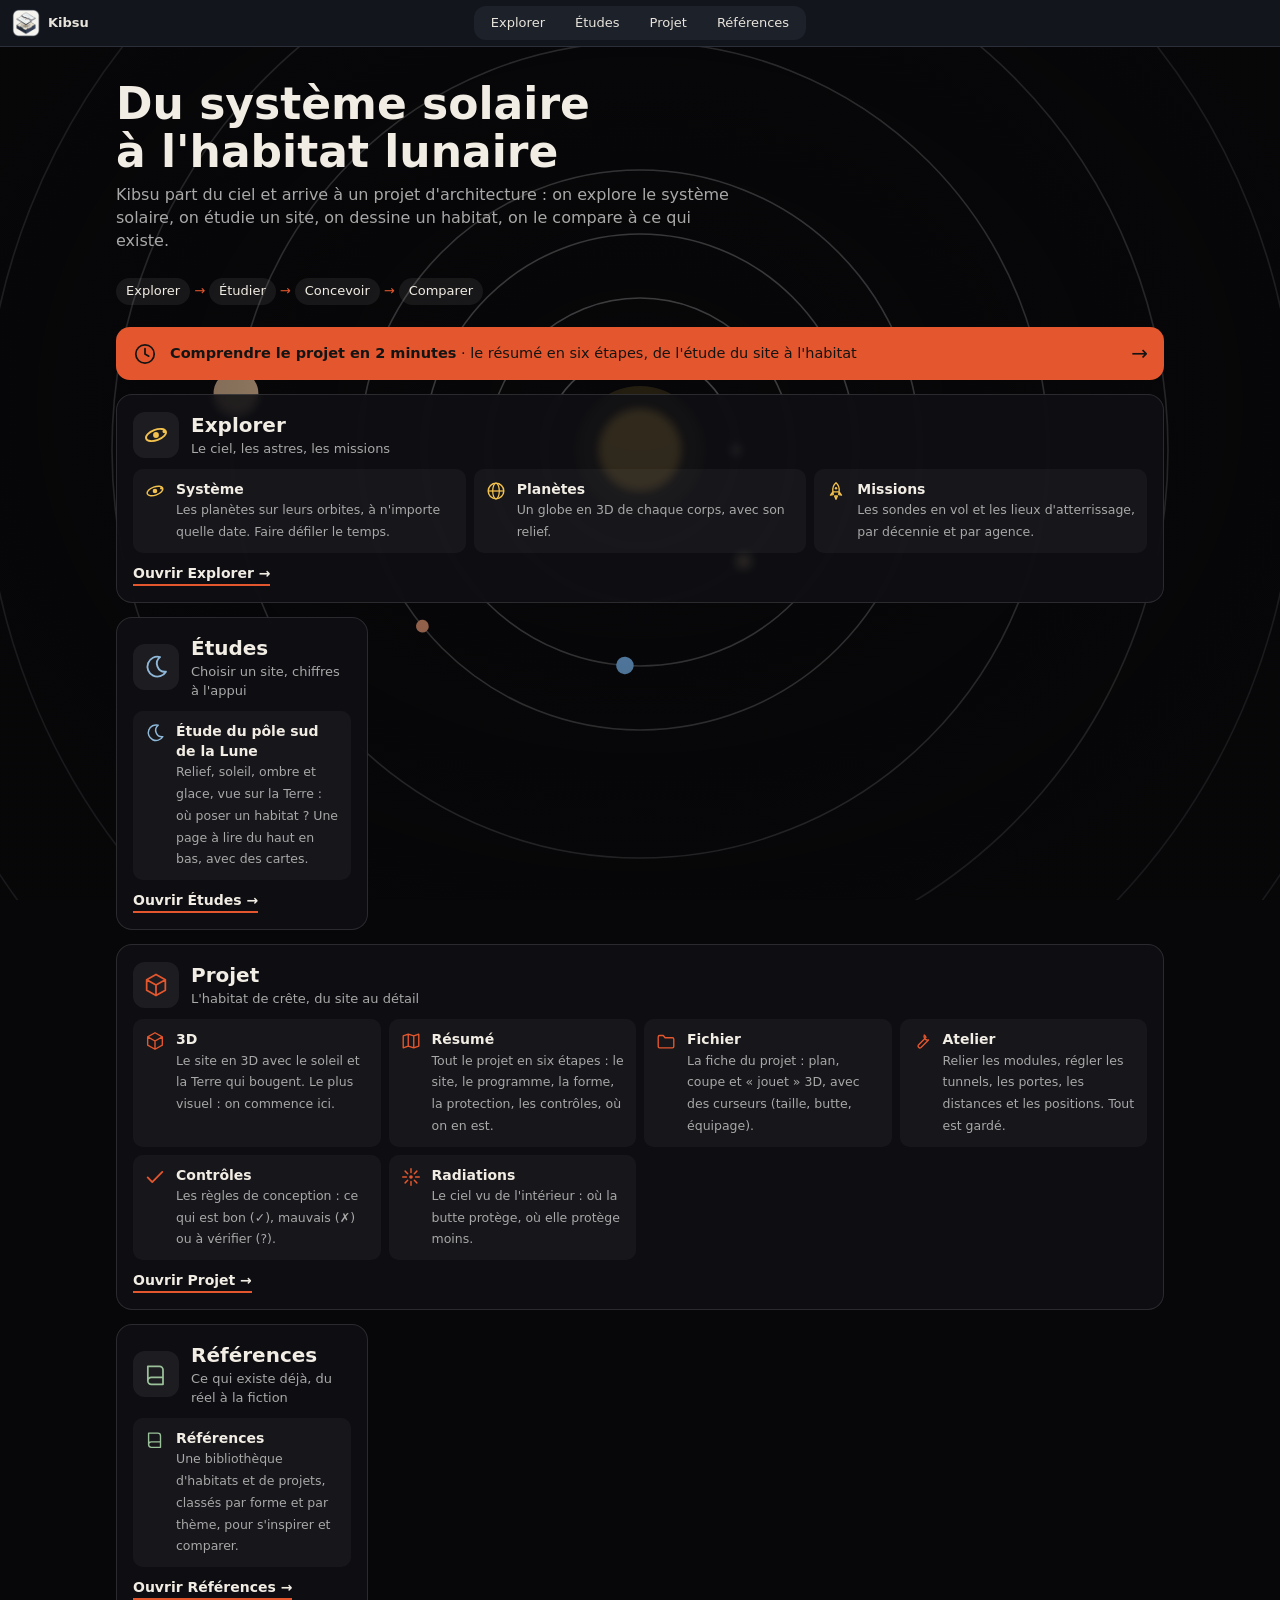
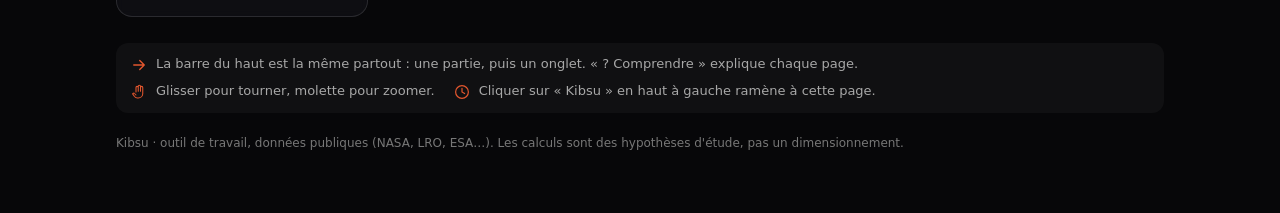
<file: index.html>
<!doctype html>
<html lang="fr" data-theme="clair">
<head>
<meta charset="utf-8">
<meta name="viewport" content="width=device-width, initial-scale=1">
<title>Kibsu · atlas du système solaire</title><!-- « Kibsu » : nom PROVISOIRE (refonte/NOM.md), à changer à un seul endroit : ici et dans le <b> du bandeau -->
<script>try{var t=(/[?&]theme=(sombre|clair)/.exec(location.search)||[])[1]||localStorage.getItem("atlas-theme");if(t==="sombre"||t==="clair")document.documentElement.dataset.theme=t}catch(e){}</script>
<script>try{if(window.self===window.top&&!location.search&&!location.hash&&!sessionStorage.getItem("kibsu-accueil-vu"))location.replace("accueil/")}catch(e){}</script>
<link rel="icon" type="image/png" href="logo-d.png">
<link rel="preconnect" href="https://cdn.jsdelivr.net" crossorigin>
<link rel="preconnect" href="https://fonts.googleapis.com">
<link rel="preconnect" href="https://fonts.gstatic.com" crossorigin>
<!-- CesiumJS (et ses widgets.css) : chargé par app.js à la première ouverture d'un globe -->
<!-- Polices : chargées sans bloquer (sinon toute la page attend Google, jusqu'à 1 s et plus) ; display=swap fait le reste -->
<link href="https://fonts.googleapis.com/css2?family=Inter:wght@400;500;600&family=Atkinson+Hyperlegible+Mono:wght@500;700&display=swap" rel="stylesheet" media="print" onload="this.media='all'">
<noscript><link href="https://fonts.googleapis.com/css2?family=Inter:wght@400;500;600&family=Atkinson+Hyperlegible+Mono:wght@500;700&display=swap" rel="stylesheet"></noscript>
<link href="tokens.css" rel="stylesheet">
<link href="style.css" rel="stylesheet">
<link href="projets.css" rel="stylesheet">
<script type="importmap">
{ "imports": { "three": "https://cdn.jsdelivr.net/npm/three@0.160.0/build/three.module.js",
               "three/addons/": "https://cdn.jsdelivr.net/npm/three@0.160.0/examples/jsm/" } }
</script>
<script src="nav.js" defer data-fixe data-theme></script>
</head>
<body>
<header></header>

<main>
  <!-- Vue 1 : système solaire -->
  <section id="vue-systeme" class="vue actif">
    <div id="scene"></div>
    <div id="etiquettes"></div>
    <aside class="panneau" id="panneau-systeme">
      <h2>Date</h2>
      <div class="date" id="date-affichee">—</div>
      <input type="range" id="curseur-date" min="0" max="1" step="1">
      <div class="ligne">
        <button id="lecture">▶ Lecture</button>
        <select id="vitesse"><option value="10">10 j/s</option><option value="60" selected>2 mois/s</option><option value="365">1 an/s</option></select>
        <button id="aujourdhui">Aujourd'hui</button>
      </div>
      <h2>Échelle des distances</h2>
      <div class="ligne"><button data-echelle="racine" class="actif">Comprimée</button><button data-echelle="lineaire">Réelle</button></div>
      <h2>Sondes en vol à cette date</h2>
      <div id="sondes-actives" class="liste"></div>
      <p class="aide">Glisser : tourner · molette : zoomer · clic sur une planète : l'ouvrir en globe 3D.</p>
    </aside>
    <div class="fiche-mission" id="fiche-systeme" hidden></div>
  </section>

  <!-- Vue 2 : globes -->
  <section id="vue-globe" class="vue">
    <div id="globe"></div>
    <aside class="panneau" id="panneau-globe">
      <h2>Corps</h2>
      <div class="boutons" id="choix-corps"></div>
      <h2>Fond</h2>
      <div class="boutons" id="choix-couche"></div>
      <h2>Relief</h2>
      <label class="ligne">Exagération <input type="range" id="exageration" min="1" max="30" step="1" value="1"> <span id="exa-valeur">×1</span></label>
      <div class="note-petite" id="note-relief"></div>
      <h2>Missions posées</h2>
      <label class="ligne"><input type="checkbox" id="sites-on" checked> afficher les sites et les trajets</label>
      <label class="ligne">Jusqu'en <input type="range" id="sites-annee" min="1959" max="2030" step="1" value="2030"> <span id="sites-annee-valeur">tout</span></label>
      <div id="sites-corps" class="liste"></div>
      <div class="note-petite">Plein : posé · creux : écrasé · grand cercle : zone visée · jaune : trajet du rover.
        Clic : la mission, le lieu, et les données à cet endroit.</div>
      <h2>Couverture détaillée</h2>
      <div id="couverture"></div>
      <h2>Calques chargés</h2>
      <div id="calques-charges"></div>
      <h2>Lieux</h2>
      <div class="boutons" id="choix-lieu"></div>
      <div id="fiche-corps" class="fiche"></div>
    </aside>
    <div class="fiche-mission" id="fiche-zone" hidden></div>
    <div id="coord"></div>
  </section>

  <!-- Vue 3 : missions -->
  <section id="vue-missions" class="vue">
    <div class="missions-entete">
      <div class="filtres" id="filtres-agence"></div>
      <div class="filtres" id="filtres-statut"></div>
    </div>
    <div id="frise"></div>
    <div class="missions-bas">
      <div><h2>Missions par décennie et par agence</h2><div id="histogramme"></div></div>
      <div><h2>Premières technologiques</h2><div id="premieres" class="liste"></div></div>
    </div>
    <div class="fiche-mission" id="fiche-mission" hidden></div>
  </section>
  <!-- Vue 4 : projets (plan, coupe, 3D, simulations) -->
  <section id="vue-projets" class="vue"></section>
</main>
<script type="module" src="app.js"></script>
</body>
</html>
</file>
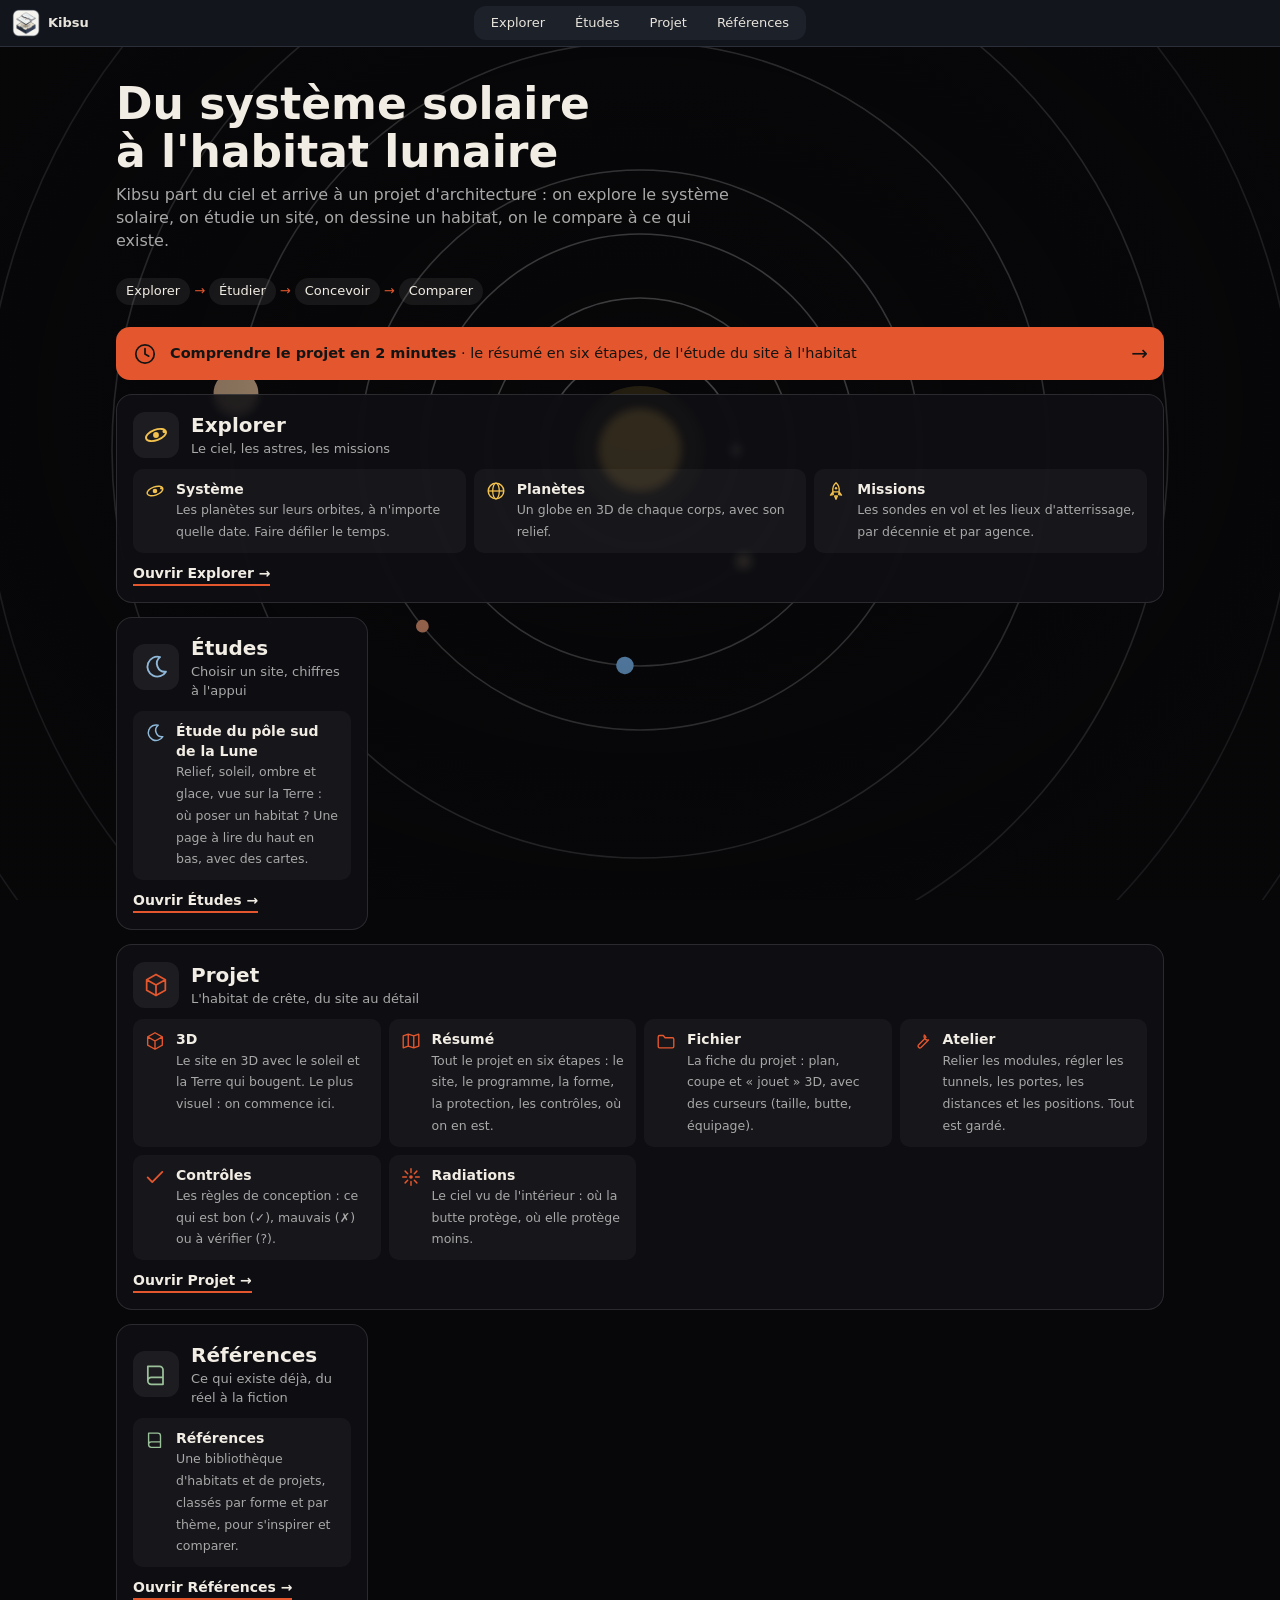
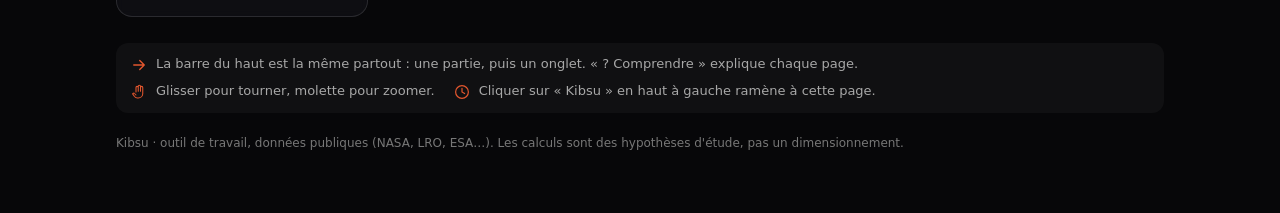
<file: accueil/index.html>
<!doctype html>
<html lang="fr">
<head>
<meta charset="utf-8">
<meta name="viewport" content="width=device-width, initial-scale=1">
<title>Kibsu · accueil</title>
<link rel="icon" type="image/png" href="../logo-d.png">
<script src="../nav.js" defer data-fixe data-ton="sombre"></script>
<style>
  :root { --nuit:#070709; --craie:#f2ede4; --gris:#a8a8a8; --vif:#e4572e; --sans:Inter,"Segoe UI",system-ui,sans-serif; }
  * { box-sizing: border-box; }
  html, body { margin: 0; background: var(--nuit); color: var(--craie); font: 15px/1.45 var(--sans); }
  /* fond : le système solaire (orbites vues de dessus, qui tournent lentement) */
  .ciel { position: fixed; inset: 0; z-index: 0; overflow: hidden; }
  .ciel svg { position: absolute; left: 50%; top: 50%; width: max(150vw, 1300px); height: max(150vw, 1300px); transform: translate(-50%, -50%); opacity: 1; }
  .orb { fill: none; stroke: #ffffff40; stroke-width: 1; }
  .tour { transform-origin: 0 0; animation: tourne linear infinite; }
  @keyframes tourne { to { transform: rotate(360deg); } }
  @media (prefers-reduced-motion: reduce) { .tour { animation: none; } }
  .ciel::after { content: ""; position: absolute; inset: 0; background: radial-gradient(ellipse at 50% 45%, #07070900 0, #070709b0 80%); }
  main { position: relative; z-index: 1; max-width: 1080px; margin: 0 auto; padding: 80px 16px 60px; }
  /* en-tête */
  .haut { display: flex; align-items: center; gap: 10px; margin-bottom: 8px; }
  .haut img { width: 34px; height: 34px; border-radius: 8px; }
  .haut b { font-size: 22px; letter-spacing: .5px; }
  h1 { font-size: clamp(26px, 5vw, 44px); line-height: 1.1; margin: 0 0 6px; font-weight: 700; }
  .sous { color: var(--gris); max-width: 620px; margin: 0 0 26px; font-size: 16px; }
  /* le fil : explorer → étudier → concevoir → comparer */
  .fil { display: flex; flex-wrap: wrap; gap: 6px 4px; align-items: center; margin: 0 0 22px; font-size: 13px; color: var(--gris); }
  .fil span { background: #ffffff12; border-radius: 999px; padding: 4px 10px; color: var(--craie); }
  .fil i { font-style: normal; color: var(--vif); }
  .deux-min { display: flex; align-items: center; gap: 12px; margin: 0 0 14px; padding: 12px 16px; border-radius: 14px; background: #e4572e; color: #141414; text-decoration: none; font-size: 14.5px; }
  .deux-min svg { width: 26px; height: 26px; flex: none; } .deux-min span { flex: 1; } .deux-min i { font-style: normal; font-size: 20px; }
  .deux-min:hover { background: #f06a42; }
  /* les 4 grandes parties */
  .parties { display: grid; grid-template-columns: repeat(auto-fit, minmax(250px, 1fr)); gap: 14px; }
  .partie { background: #101014d9; border: 1px solid #ffffff1f; border-radius: 16px; padding: 16px; backdrop-filter: blur(4px); display: flex; flex-direction: column; gap: 10px; }
  .partie header { display: flex; align-items: center; gap: 12px; }
  .pico { width: 46px; height: 46px; border-radius: 12px; background: #ffffff10; display: grid; place-items: center; flex: none; color: var(--c, var(--craie)); }
  .pico svg { width: 28px; height: 28px; }
  .partie h2 { margin: 0; font-size: 20px; } .partie header p { margin: 0; color: var(--gris); font-size: 13px; }
  .partie.grande { grid-column: 1 / -1; }
  .onglets { display: grid; grid-template-columns: repeat(auto-fit, minmax(200px, 1fr)); gap: 8px; }
  .onglet { display: flex; gap: 10px; align-items: flex-start; padding: 9px 10px; border-radius: 10px; background: #ffffff0a; color: inherit; text-decoration: none; border: 1px solid transparent; }
  .onglet:hover, .onglet:focus-visible { border-color: var(--vif); background: #ffffff14; outline: none; }
  .onglet svg { width: 22px; height: 22px; flex: none; margin-top: 1px; color: var(--c, var(--craie)); }
  .onglet b { display: block; font-size: 14px; } .onglet span { color: var(--gris); font-size: 12.5px; }
  .aller { align-self: flex-start; margin-top: auto; color: var(--craie); text-decoration: none; font-weight: 600; font-size: 14px; border-bottom: 2px solid var(--vif); padding-bottom: 1px; }
  .aller:hover { color: var(--vif); }
  /* mode d'emploi */
  .astuces { display: flex; flex-wrap: wrap; gap: 8px 18px; margin: 26px 0 0; padding: 12px 14px; border-radius: 12px; background: #ffffff0a; font-size: 13px; color: var(--gris); }
  .astuces div { display: flex; gap: 8px; align-items: center; } .astuces svg { width: 18px; height: 18px; color: var(--vif); flex: none; }
  footer { margin-top: 22px; color: #777; font-size: 12px; }
</style>
</head>
<body>
<div class="ciel" aria-hidden="true"><svg viewBox="-600 -600 1200 1200" id="sys"></svg></div>

<main>
  <h1>Du système solaire<br>à l'habitat lunaire</h1>
  <p class="sous">Kibsu part du ciel et arrive à un projet d'architecture : on explore le système solaire, on étudie un site, on dessine un habitat, on le compare à ce qui existe.</p>

  <div class="fil" aria-label="Le fil du site"><span>Explorer</span><i>→</i><span>Étudier</span><i>→</i><span>Concevoir</span><i>→</i><span>Comparer</span></div>

  <a class="deux-min" href="../projets/resume.html"><svg viewBox="0 0 24 24" aria-hidden="true"><circle cx="12" cy="12" r="8.5" fill="none" stroke="currentColor" stroke-width="1.6"/><path d="M12 7v5l3.5 2" fill="none" stroke="currentColor" stroke-width="1.6" stroke-linecap="round"/></svg><span><b>Comprendre le projet en 2 minutes</b> · le résumé en six étapes, de l'étude du site à l'habitat</span><i>→</i></a>

  <div class="parties" id="parties"></div>

  <div class="astuces">
    <div id="a1"></div><div id="a2"></div><div id="a3"></div>
  </div>
  <footer>Kibsu · outil de travail, données publiques (NASA, LRO, ESA…). Les calculs sont des hypothèses d'étude, pas un dimensionnement.</footer>
</main>

<script>
// icônes : tracés simples (24 × 24), couleur = currentColor
const I = {
  systeme: '<circle cx="12" cy="12" r="2.5" fill="currentColor"/><ellipse cx="12" cy="12" rx="9" ry="4.5" fill="none" stroke="currentColor" stroke-width="1.6" transform="rotate(-20 12 12)"/><circle cx="19" cy="9" r="1.4" fill="currentColor"/>',
  globe: '<circle cx="12" cy="12" r="8.5" fill="none" stroke="currentColor" stroke-width="1.6"/><ellipse cx="12" cy="12" rx="3.6" ry="8.5" fill="none" stroke="currentColor" stroke-width="1.4"/><path d="M3.5 12h17" stroke="currentColor" stroke-width="1.4"/>',
  fusee: '<path d="M12 3c3 2.5 4 6 3.4 10H8.6C8 9 9 5.5 12 3zM8.6 13l-2.6 3.5 3-.5zM15.4 13l2.6 3.5-3-.5zM10.5 17.5h3L12 21z" fill="none" stroke="currentColor" stroke-width="1.5" stroke-linejoin="round"/><circle cx="12" cy="9" r="1.3" fill="currentColor"/>',
  lune: '<path d="M15.5 3.5a8.5 8.5 0 1 0 5 12.5 7 7 0 0 1-5-12.5z" fill="none" stroke="currentColor" stroke-width="1.6" stroke-linejoin="round"/>',
  cube: '<path d="M12 3l8 4.5v9L12 21l-8-4.5v-9z M12 12v9 M12 12L4 7.5 M12 12l8-4.5" fill="none" stroke="currentColor" stroke-width="1.5" stroke-linejoin="round"/>',
  dossier: '<path d="M3.5 7.5a1.5 1.5 0 0 1 1.5-1.5h4l2 2.5h8a1.5 1.5 0 0 1 1.5 1.5v8A1.5 1.5 0 0 1 19 19.5H5A1.5 1.5 0 0 1 3.5 18z" fill="none" stroke="currentColor" stroke-width="1.5" stroke-linejoin="round"/>',
  outils: '<path d="M14.5 5.5a4 4 0 0 0 4.6 5.4l-8.2 8.2a2 2 0 0 1-2.8-2.8l8.2-8.2a4 4 0 0 0-1.8-2.6z" fill="none" stroke="currentColor" stroke-width="1.5" stroke-linejoin="round"/>',
  coche: '<path d="M4 12.5l5 5L20 6.5" fill="none" stroke="currentColor" stroke-width="2" stroke-linecap="round" stroke-linejoin="round"/>',
  rayon: '<circle cx="12" cy="12" r="2" fill="currentColor"/><path d="M12 3v4M12 17v4M3 12h4M17 12h4M5.6 5.6l2.8 2.8M15.6 15.6l2.8 2.8M18.4 5.6l-2.8 2.8M8.4 15.6l-2.8 2.8" stroke="currentColor" stroke-width="1.6" stroke-linecap="round"/>',
  livre: '<path d="M5 4.5h10a3 3 0 0 1 3 3V20H8a3 3 0 0 1-3-3z M5 17a3 3 0 0 1 3-3h10" fill="none" stroke="currentColor" stroke-width="1.5" stroke-linejoin="round"/>',
  carte: '<path d="M3.5 6.5l5.5-2 6 2 5.5-2v13l-5.5 2-6-2-5.5 2z M9 4.5v13 M15 6.5v13" fill="none" stroke="currentColor" stroke-width="1.5" stroke-linejoin="round"/>',
  plan: '<rect x="4" y="4" width="16" height="16" rx="1.5" fill="none" stroke="currentColor" stroke-width="1.5"/><path d="M4 12h8V4 M12 16h8" fill="none" stroke="currentColor" stroke-width="1.5"/>',
  loupe: '<circle cx="10.5" cy="10.5" r="6" fill="none" stroke="currentColor" stroke-width="1.6"/><path d="M15 15l5 5" stroke="currentColor" stroke-width="1.8" stroke-linecap="round"/>',
  main: '<path d="M8 12V6a1.5 1.5 0 0 1 3 0v5 M11 11V4.5a1.5 1.5 0 0 1 3 0V11 M14 11V6a1.5 1.5 0 0 1 3 0v8a6 6 0 0 1-6 6h-1a5 5 0 0 1-4-2l-2.5-3.5A1.5 1.5 0 0 1 6 14l2 2" fill="none" stroke="currentColor" stroke-width="1.4" stroke-linejoin="round" stroke-linecap="round"/>',
  temps: '<circle cx="12" cy="12" r="8.5" fill="none" stroke="currentColor" stroke-width="1.6"/><path d="M12 7v5l3.5 2" fill="none" stroke="currentColor" stroke-width="1.6" stroke-linecap="round"/>',
  fleche: '<path d="M5 12h14M13 6l6 6-6 6" fill="none" stroke="currentColor" stroke-width="1.8" stroke-linecap="round" stroke-linejoin="round"/>'
};
const ic = k => `<svg viewBox="0 0 24 24" aria-hidden="true">${I[k]}</svg>`;

// [titre, couleur, icône, phrase, lien, [[icône, onglet, ce qu'on y fait, lien], …]]
const PARTIES = [
  ['Explorer', '#f2c14e', 'systeme', 'Le ciel, les astres, les missions', '../index.html?vue=systeme', [
    ['systeme', 'Système', 'Les planètes sur leurs orbites, à n\'importe quelle date. Faire défiler le temps.', '../index.html?vue=systeme'],
    ['globe', 'Planètes', 'Un globe en 3D de chaque corps, avec son relief.', '../index.html?vue=globe'],
    ['fusee', 'Missions', 'Les sondes en vol et les lieux d\'atterrissage, par décennie et par agence.', '../index.html?vue=missions']]],
  ['Études', '#8fb8d9', 'lune', 'Choisir un site, chiffres à l\'appui', '../etude/', [
    ['lune', 'Étude du pôle sud de la Lune', 'Relief, soleil, ombre et glace, vue sur la Terre : où poser un habitat ? Une page à lire du haut en bas, avec des cartes.', '../etude/']]],
  ['Projet', '#e4572e', 'cube', 'L\'habitat de crête, du site au détail', '../projets/site3d.html', [
    ['cube', '3D', 'Le site en 3D avec le soleil et la Terre qui bougent. Le plus visuel : on commence ici.', '../projets/site3d.html'],
    ['carte', 'Résumé', 'Tout le projet en six étapes : le site, le programme, la forme, la protection, les contrôles, où on en est.', '../projets/resume.html'],
    ['dossier', 'Fichier', 'La fiche du projet : plan, coupe et « jouet » 3D, avec des curseurs (taille, butte, équipage).', '../index.html?vue=projets'],
    ['outils', 'Atelier', 'Relier les modules, régler les tunnels, les portes, les distances et les positions. Tout est gardé.', '../projets/atelier.html'],
    ['coche', 'Contrôles', 'Les règles de conception : ce qui est bon (✓), mauvais (✗) ou à vérifier (?).', '../projets/controle.html'],
    ['rayon', 'Radiations', 'Le ciel vu de l\'intérieur : où la butte protège, où elle protège moins.', '../projets/rayons.html']]],
  ['Références', '#9bc19a', 'livre', 'Ce qui existe déjà, du réel à la fiction', '../references/', [
    ['livre', 'Références', 'Une bibliothèque d\'habitats et de projets, classés par forme et par thème, pour s\'inspirer et comparer.', '../references/']]]
];

document.getElementById('parties').innerHTML = PARTIES.map(([nom, c, ico, phrase, lien, ongs], i) => `
  <section class="partie ${ongs.length > 2 ? 'grande' : ''}" style="--c:${c}">
    <header><div class="pico">${ic(ico)}</div><div><h2>${nom}</h2><p>${phrase}</p></div></header>
    <div class="onglets">${ongs.map(([k, t, d, l]) => `<a class="onglet" href="${l}">${ic(k)}<div><b>${t}</b><span>${d}</span></div></a>`).join('')}</div>
    <a class="aller" href="${lien}">Ouvrir ${nom} →</a>
  </section>`).join('');

document.getElementById('a1').innerHTML = ic('fleche') + 'La barre du haut est la même partout : une partie, puis un onglet. « ? Comprendre » explique chaque page.';
document.getElementById('a2').innerHTML = ic('main') + 'Glisser pour tourner, molette pour zoomer.';
document.getElementById('a3').innerHTML = ic('temps') + 'Cliquer sur « Kibsu » en haut à gauche ramène à cette page.';

// fond : les 8 planètes sur leurs orbites (échelle d'illustration, pas à l'échelle)
const PL = [['#a39a8f', 3, 60, 88], ['#e3c58f', 5, 95, 225], ['#6fa8dc', 5.5, 135, 365], ['#d98f6c', 4, 175, 687], ['#d9b48f', 14, 255, 1500], ['#e3cf9b', 12, 330, 2400], ['#c9cfcc', 8, 410, 3800], ['#8d8dd9', 8, 480, 5200]];
document.getElementById('sys').innerHTML = '<circle r="26" fill="#f2c14e"/><circle r="40" fill="#f2c14e" opacity=".12"/>' +
  PL.map(([c, r, a, p], i) => `<circle class="orb" r="${a}"/><g class="tour" style="animation-duration:${p / 4}s;transform:rotate(${i * 47}deg)"><circle cx="${a}" r="${r}" fill="${c}"/></g>`).join('');

try { sessionStorage.setItem('kibsu-accueil-vu', '1'); } catch (e) { /* sans importance */ }
</script>
</body>
</html>
</file>
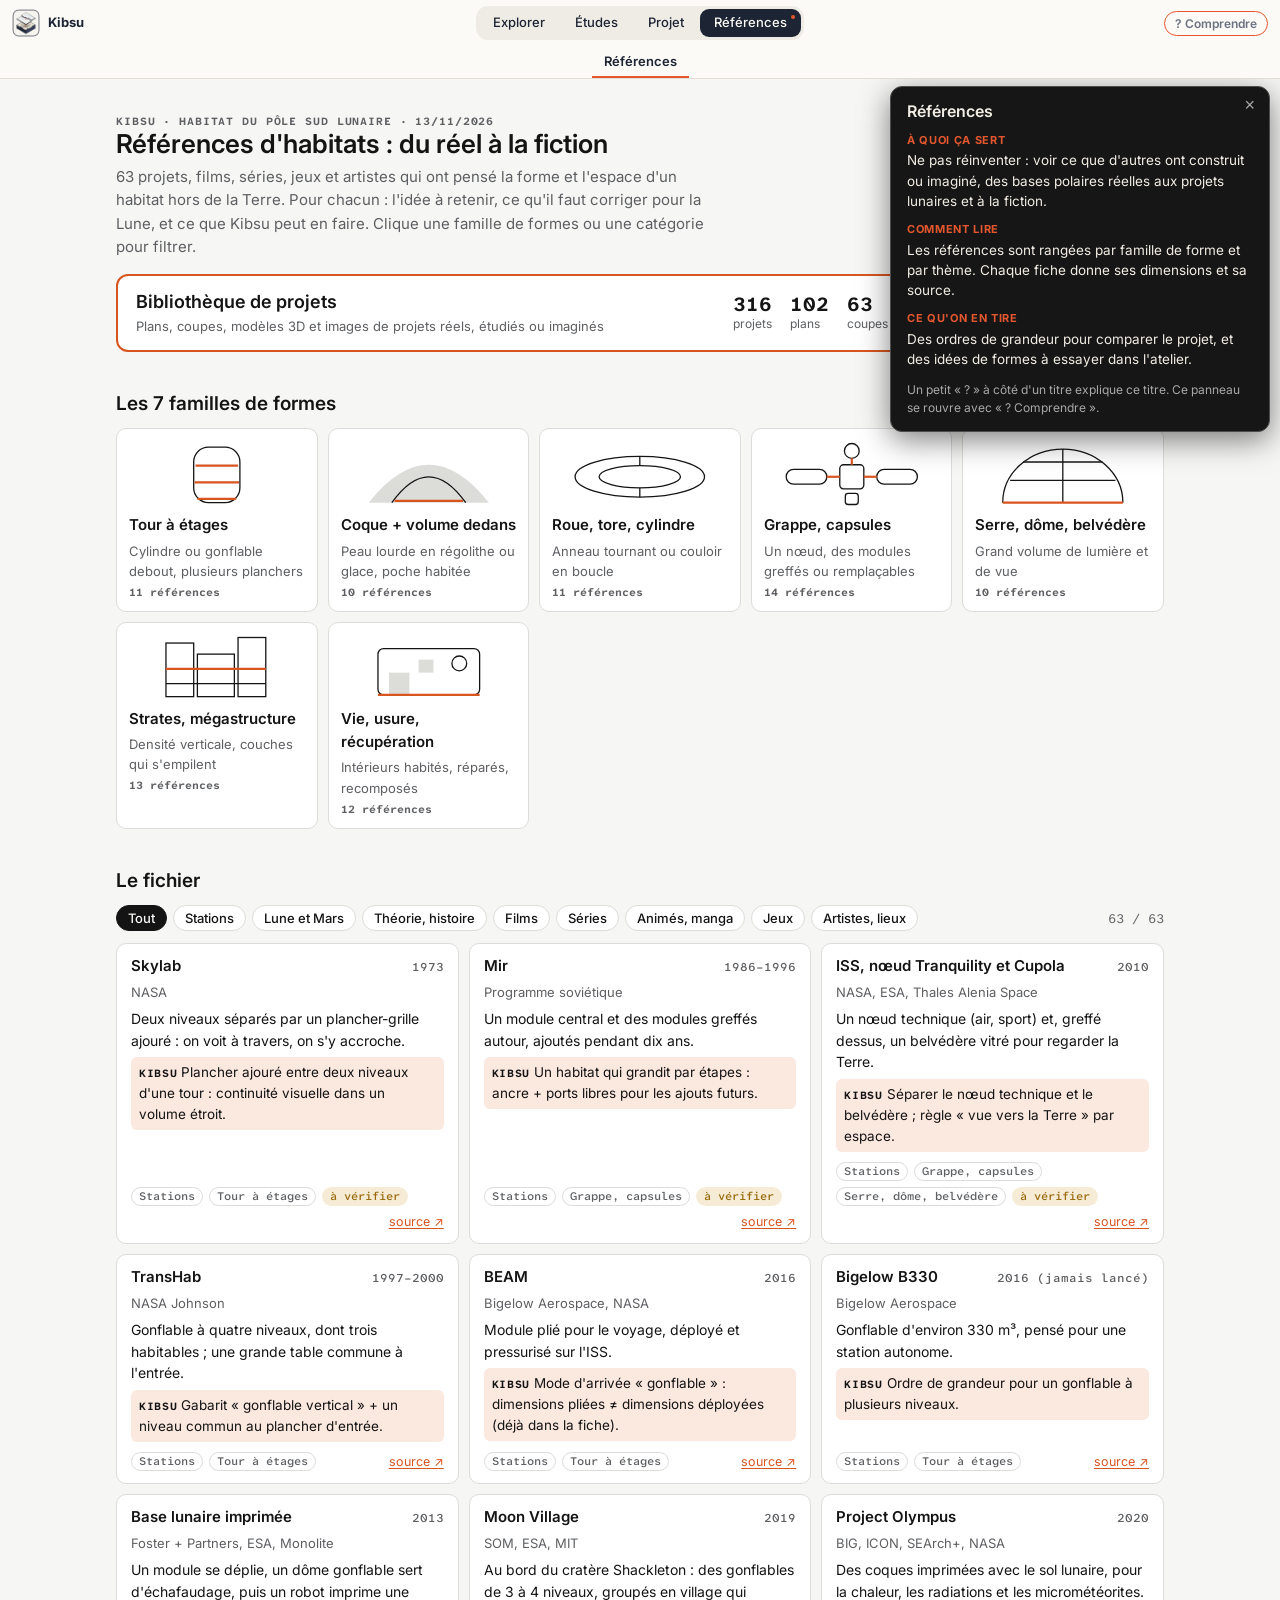
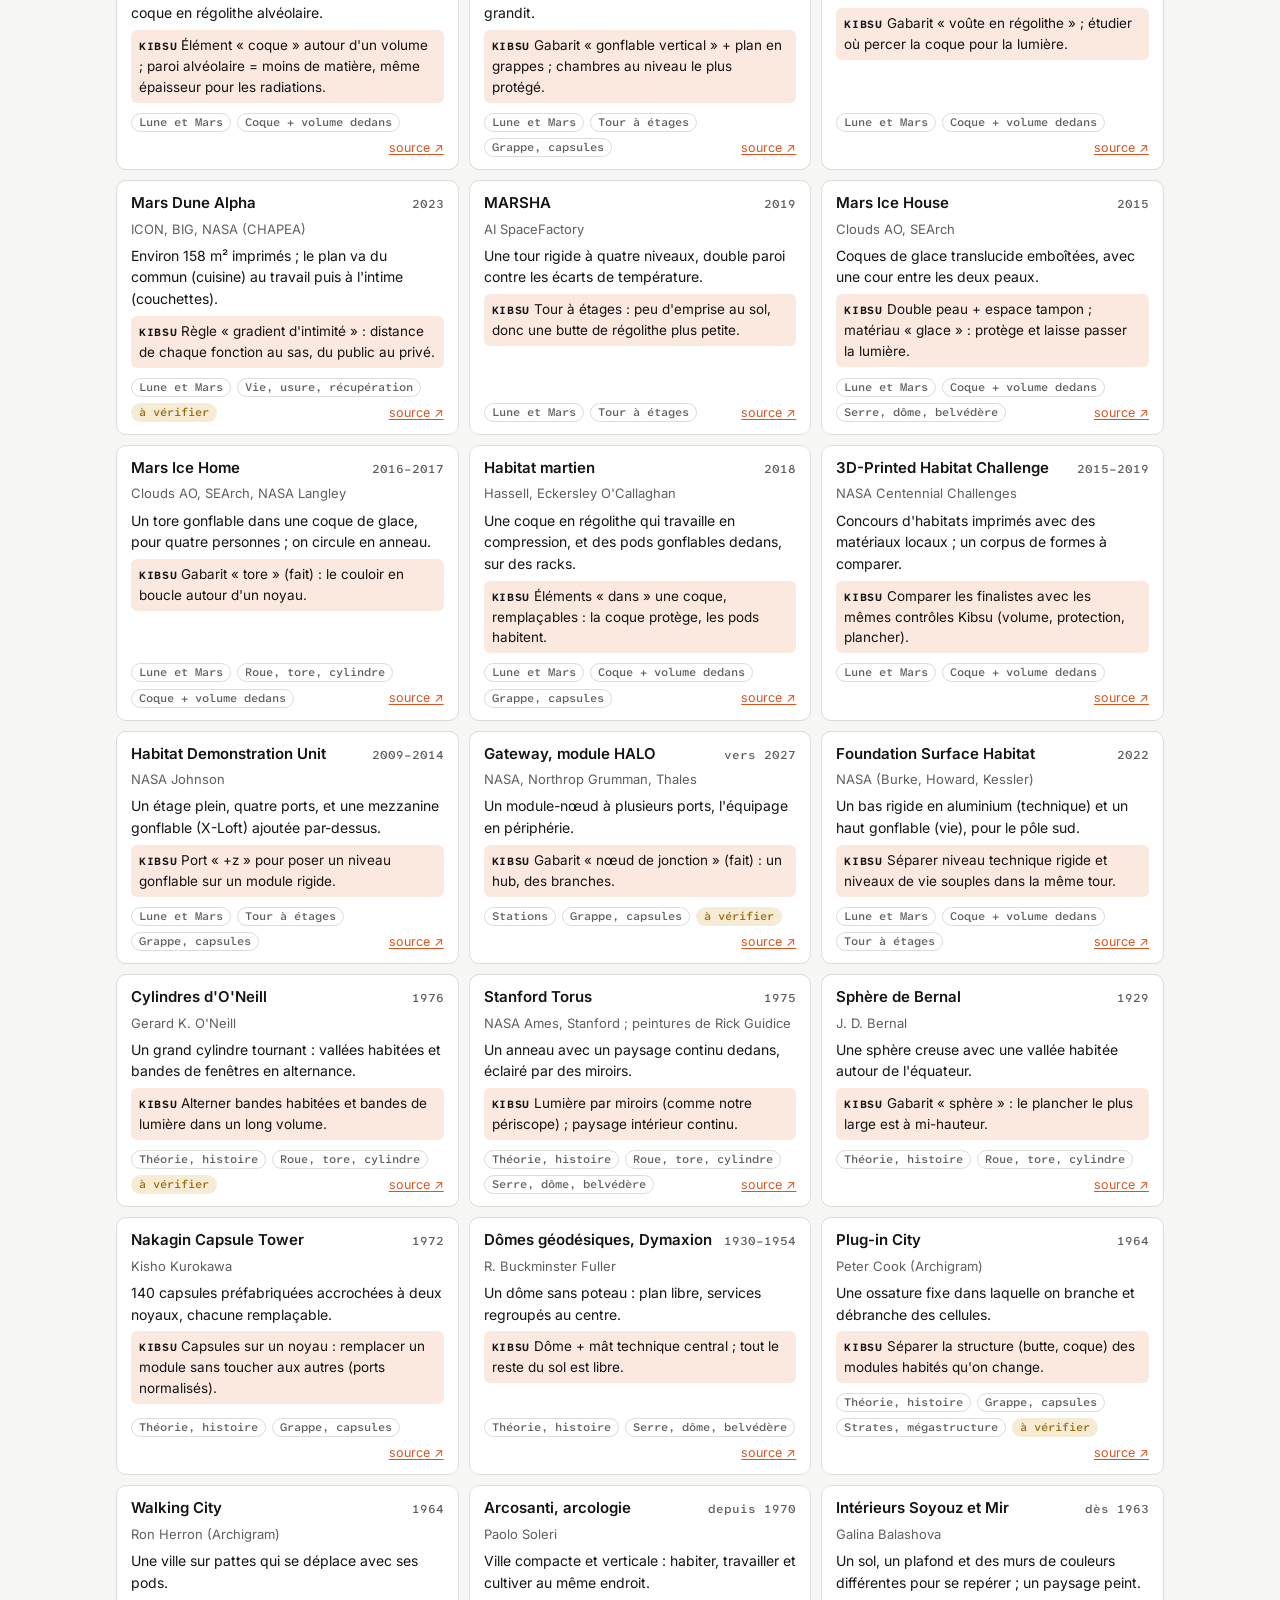
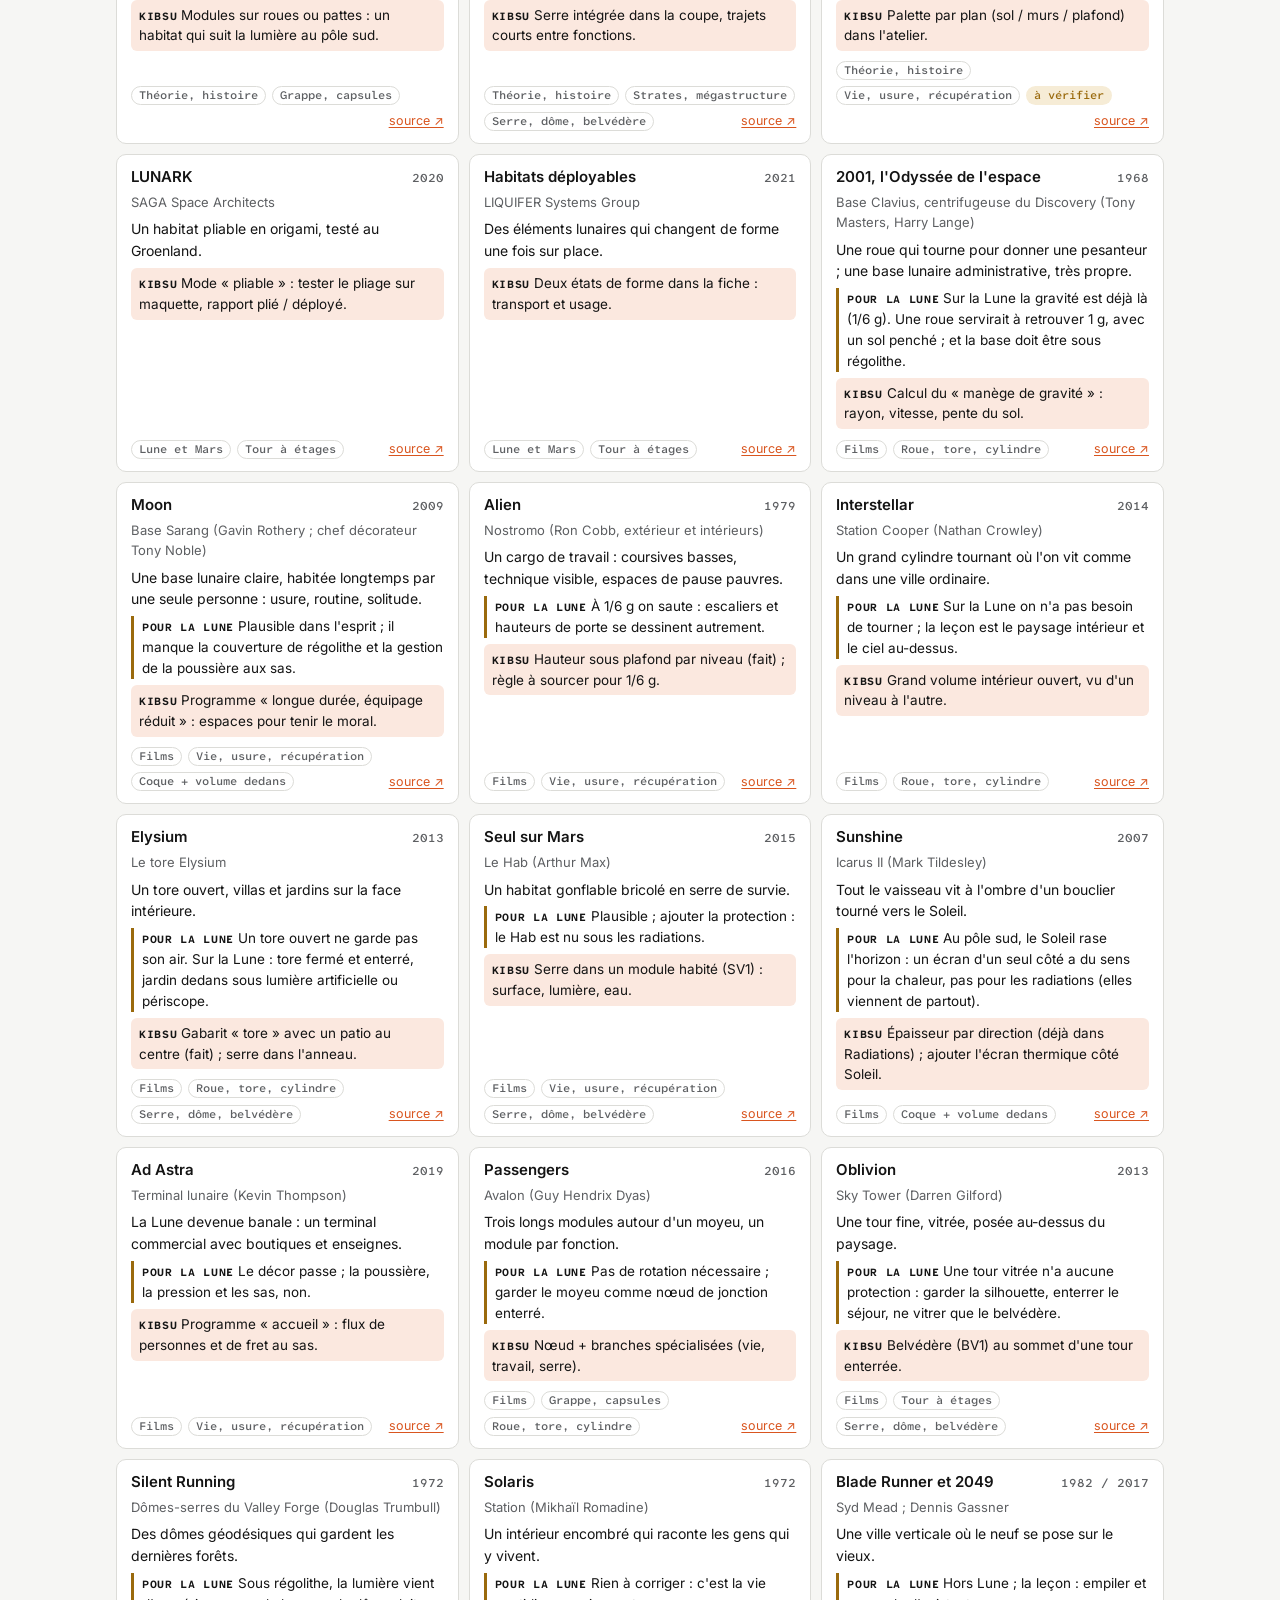
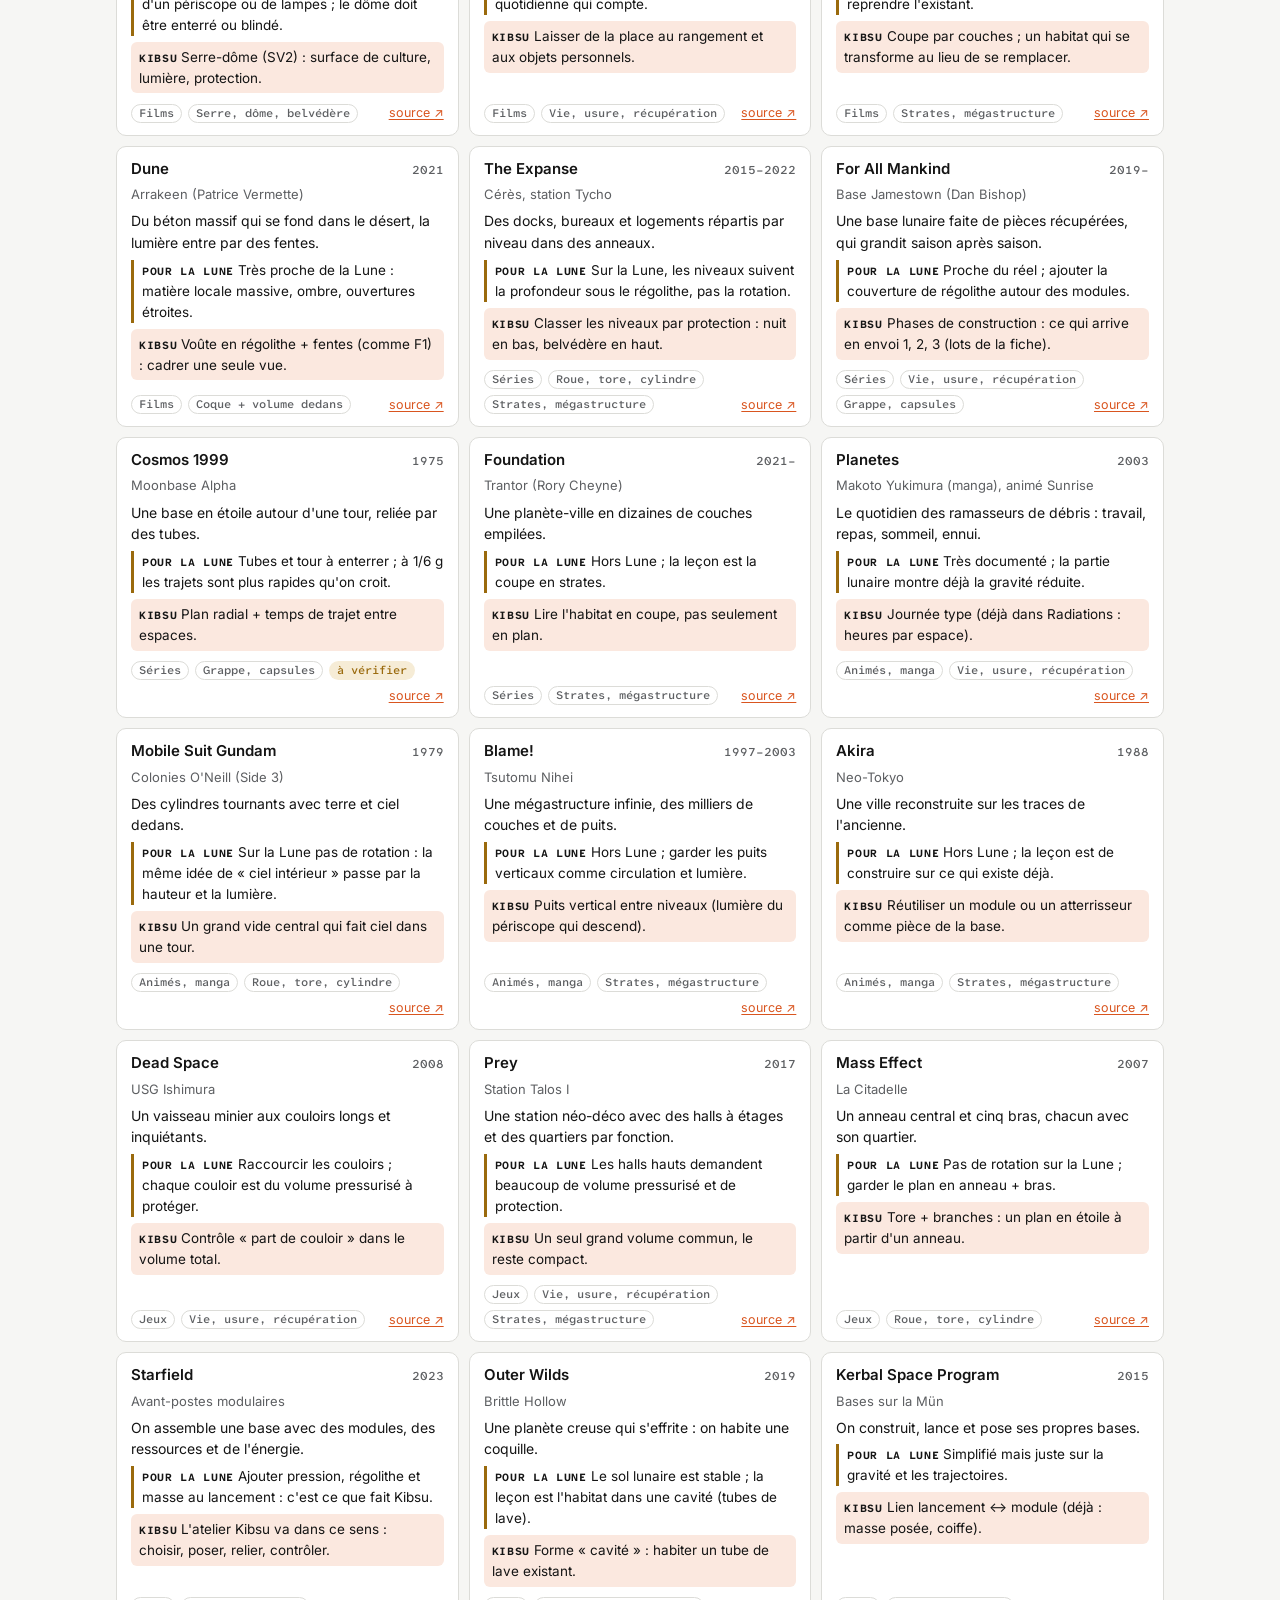
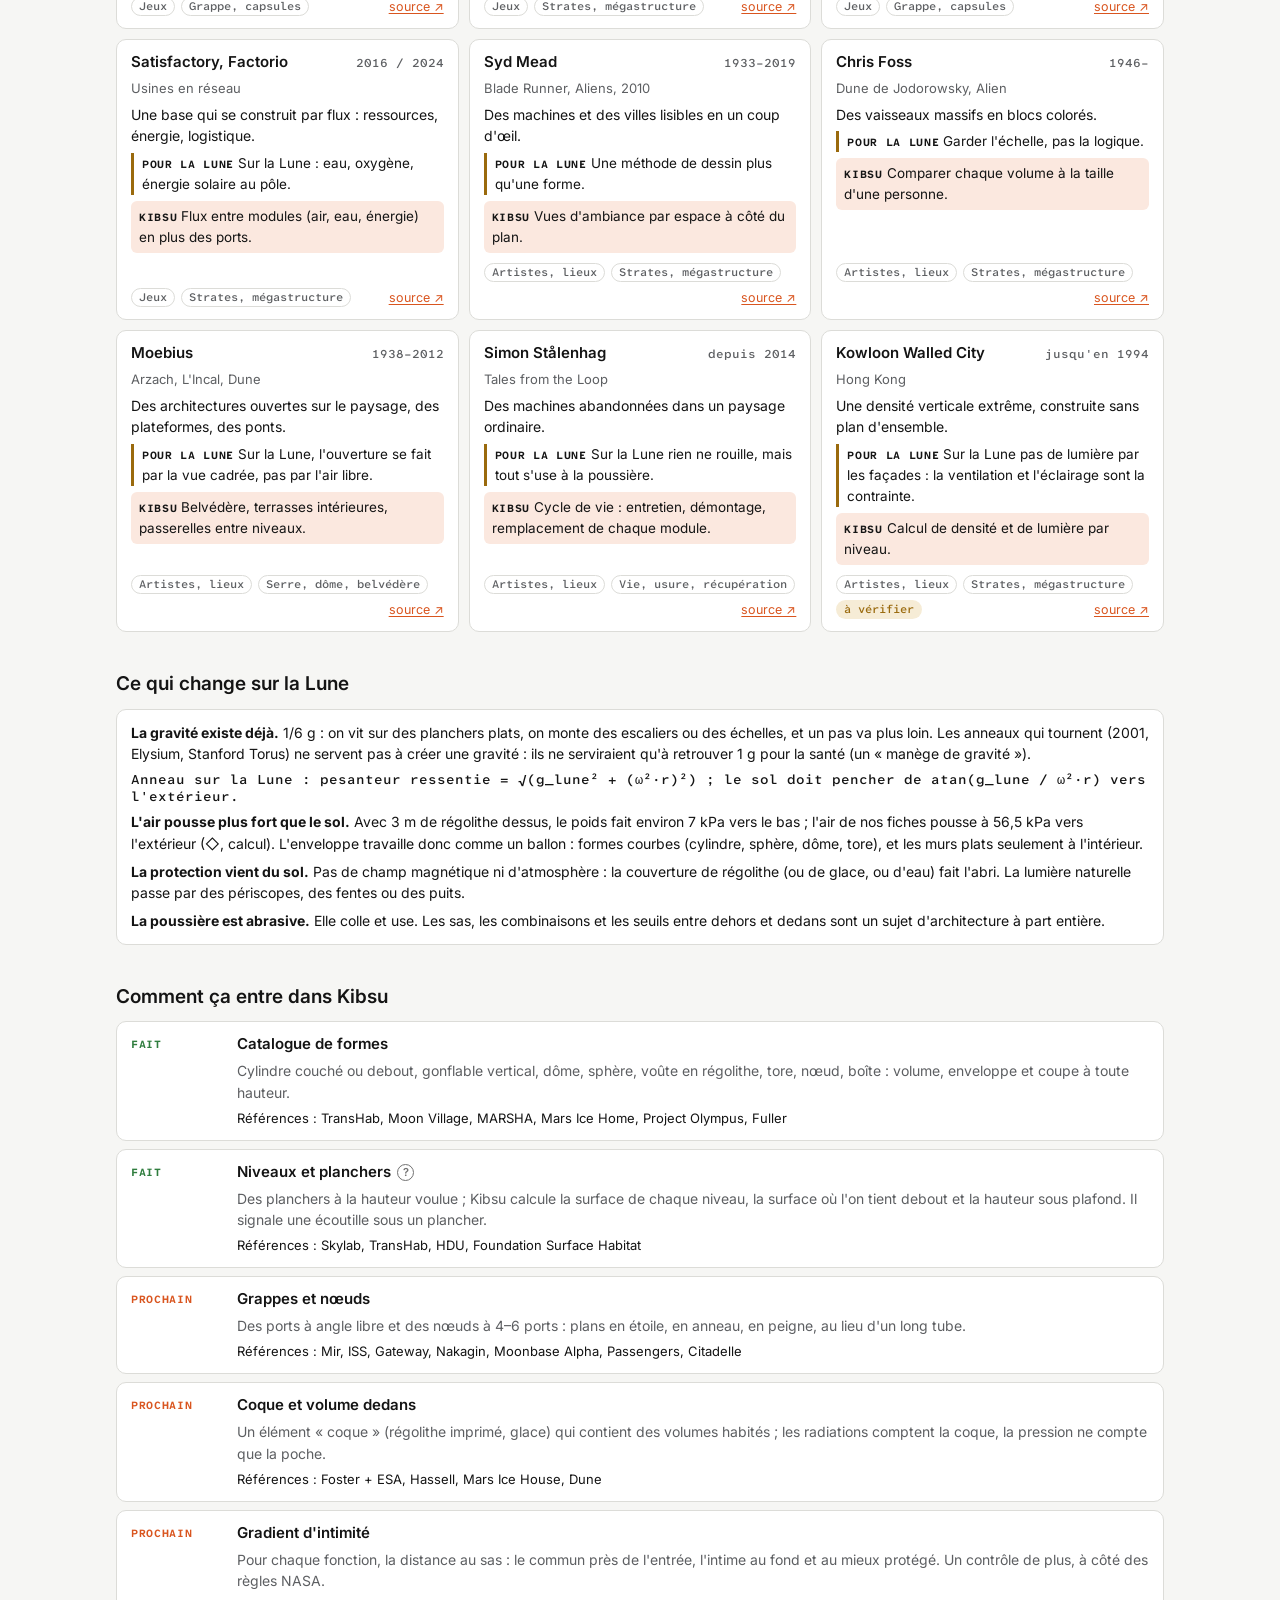
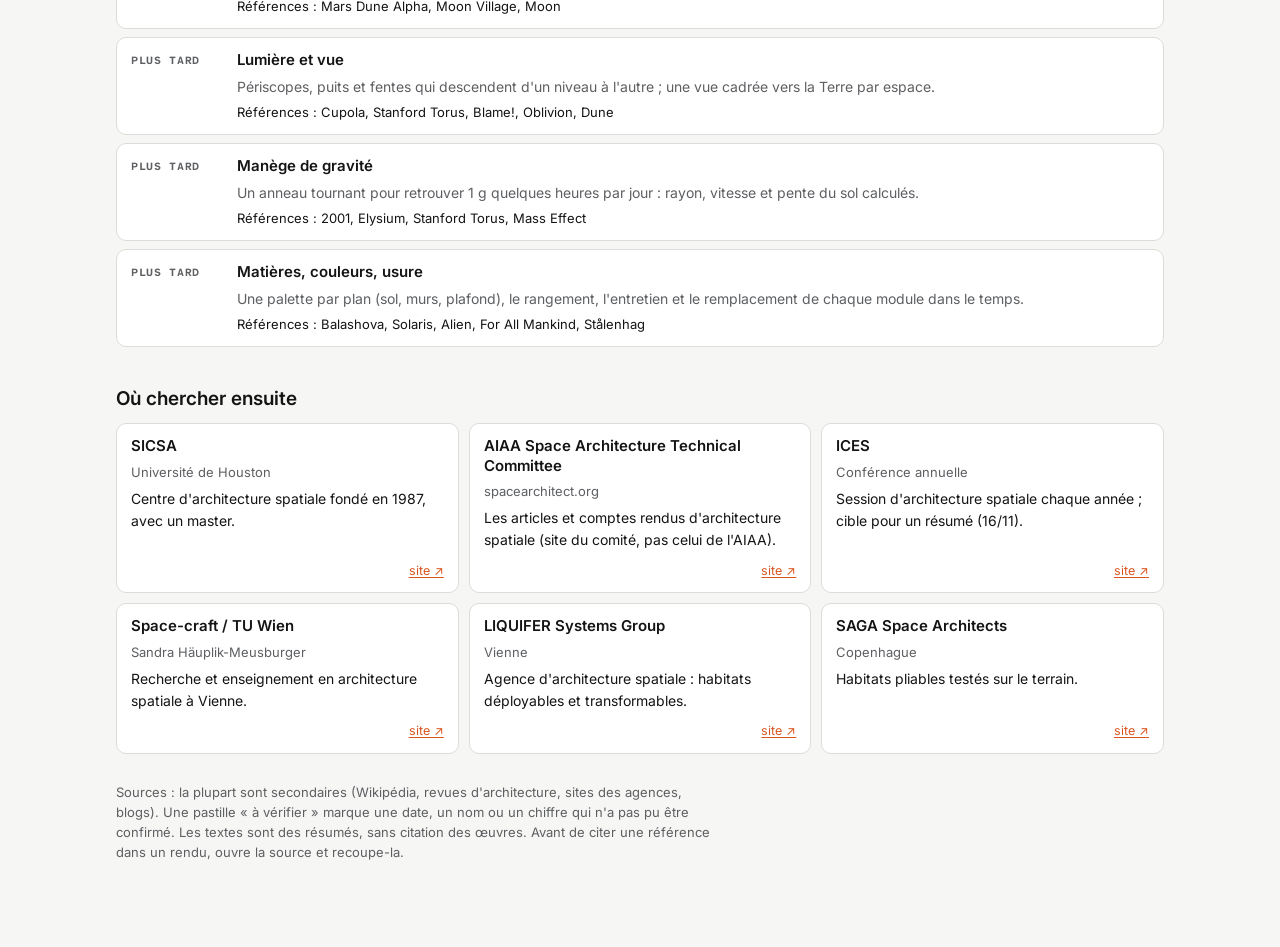
<file: references/index.html>
<!doctype html>
<html lang="fr">
<head>
<meta charset="utf-8">
<meta name="viewport" content="width=device-width, initial-scale=1, viewport-fit=cover">
<title>Références d'habitats Kibsu</title>
<meta name="claude:viewport-fit-sides" content="cover">
<link rel="preconnect" href="https://fonts.googleapis.com">
<link href="https://fonts.googleapis.com/css2?family=Inter:wght@400;500;600&family=Atkinson+Hyperlegible+Mono:wght@500;700&display=swap" rel="stylesheet">
<style>
/* Mise en page : une colonne de lecture ; en tête les 7 familles de formes (dessins), puis le fichier filtrable, puis ce qui passe dans Kibsu. Sobre : encre, papier, une touche orange. */
:root {
  --papier: #f6f6f4; --carte: #ffffff; --encre: #141414; --encre-2: #5d5f62; --filet: #dcdcd8;
  --vif: #d9551f; --vif-doux: #fbe8df; --ok: #2f7d3e; --doute: #9a6a0d; --doute-doux: #f6ecd6;
  --sans: "Inter", system-ui, -apple-system, "Segoe UI", sans-serif;
  --mono: "Atkinson Hyperlegible Mono", ui-monospace, "Cascadia Mono", Consolas, monospace;
}
@media (prefers-color-scheme: dark) { :root:not([data-theme="light"]) {
  --papier: #121313; --carte: #1b1c1d; --encre: #ececea; --encre-2: #a3a5a8; --filet: #303234;
  --vif: #f07a45; --vif-doux: #3a2219; --ok: #6cc07b; --doute: #e0b45a; --doute-doux: #33291a; color-scheme: dark } }
:root[data-theme="dark"] {
  --papier: #121313; --carte: #1b1c1d; --encre: #ececea; --encre-2: #a3a5a8; --filet: #303234;
  --vif: #f07a45; --vif-doux: #3a2219; --ok: #6cc07b; --doute: #e0b45a; --doute-doux: #33291a; color-scheme: dark }
* { box-sizing: border-box; }
body { background: var(--papier); color: var(--encre); font: 15px/1.55 var(--sans); }
.page { max-width: 1080px; margin: 0 auto; padding-block: 28px 64px; padding-left: max(16px, env(safe-area-inset-left, 0px)); padding-right: max(16px, env(safe-area-inset-right, 0px)); }
h1 { font: 600 26px/1.2 var(--sans); margin: 0 0 6px; text-wrap: balance; }
h2 { font: 600 19px/1.3 var(--sans); margin: 40px 0 12px; text-wrap: balance; }
.chapeau { color: var(--encre-2); max-width: 68ch; margin: 0; }
.navsite { display: flex; flex-wrap: wrap; gap: 4px 14px; font-size: 13px; margin-bottom: 18px; }
.navsite a { color: var(--encre-2); text-decoration: none; }
.navsite a:hover { color: var(--vif); }
.biblio { display: flex; flex-wrap: wrap; align-items: center; gap: 12px 22px; margin: 16px 0 0; padding: 14px 18px; background: var(--carte); border: 2px solid var(--vif); border-radius: 12px; color: var(--encre); text-decoration: none; }
.biblio:hover { background: var(--vif-doux); }
.b-titre { display: flex; flex-direction: column; gap: 2px; flex: 1 1 260px; }
.b-titre b { font: 600 18px/1.3 var(--sans); } .b-titre span { font-size: 13px; color: var(--encre-2); }
.b-chiffres { display: flex; flex-wrap: wrap; gap: 6px 18px; }
.b-chiffres span { display: flex; flex-direction: column; font-size: 12px; color: var(--encre-2); }
.b-chiffres b { font: 700 20px/1.1 var(--mono); color: var(--encre); }
.b-ouvrir { font: 600 14px var(--sans); background: var(--vif); color: #fff; border-radius: 8px; padding: 8px 14px; white-space: nowrap; }
.etiq { font: 700 11px var(--mono); letter-spacing: .08em; text-transform: uppercase; color: var(--encre-2); }
a { color: var(--vif); text-underline-offset: 2px; }
a:focus-visible, button:focus-visible { outline: 2px solid var(--vif); outline-offset: 2px; }

/* familles de formes */
.familles { display: grid; grid-template-columns: repeat(auto-fill, minmax(190px, 1fr)); gap: 10px; }
.fam { background: var(--carte); border: 1px solid var(--filet); border-radius: 10px; padding: 10px 12px 12px; cursor: pointer; text-align: left; color: inherit; font: inherit; display: flex; flex-direction: column; gap: 4px; }
.fam[aria-pressed="true"] { border: 2px solid var(--vif); padding: 9px 11px 11px; }
.fam svg { width: 100%; height: 70px; }
.fam svg .f { fill: none; stroke: var(--encre); stroke-width: 1.4; }
.fam svg .p { stroke: var(--vif); stroke-width: 2.4; }
.fam svg .r { fill: var(--filet); }
.fam b { font-weight: 600; }
.fam span { font-size: 13px; color: var(--encre-2); }
.fam .n { font: 700 11px var(--mono); color: var(--encre-2); }

/* filtres */
.filtres { display: flex; flex-wrap: wrap; gap: 6px; align-items: center; margin: 4px 0 12px; }
.filtres button { font: 500 13px var(--sans); background: var(--carte); color: var(--encre); border: 1px solid var(--filet); border-radius: 999px; padding: 4px 11px; cursor: pointer; }
.filtres button[aria-pressed="true"] { background: var(--encre); color: var(--papier); border-color: var(--encre); }
.compte { font: 13px var(--mono); color: var(--encre-2); margin-left: auto; }

/* fiches */
.liste { display: grid; grid-template-columns: repeat(auto-fill, minmax(300px, 1fr)); gap: 10px; }
.ref { background: var(--carte); border: 1px solid var(--filet); border-radius: 10px; padding: 12px 14px; display: flex; flex-direction: column; gap: 6px; min-width: 0; }
.ref .haut { display: flex; gap: 8px; align-items: baseline; justify-content: space-between; }
.ref h3 { font: 600 15px/1.3 var(--sans); margin: 0; }
.ref .an { font: 500 12px var(--mono); color: var(--encre-2); white-space: nowrap; }
.ref .qui { font-size: 13px; color: var(--encre-2); }
.ref p { margin: 0; font-size: 14px; }
.ref .lune { font-size: 13.5px; border-left: 3px solid var(--doute); padding-left: 8px; }
.ref .kibsu { font-size: 13.5px; background: var(--vif-doux); border-radius: 6px; padding: 5px 8px; }
.ref .kibsu b, .ref .lune b { font: 700 11px var(--mono); letter-spacing: .06em; text-transform: uppercase; margin-right: 4px; }
.ref .bas { display: flex; flex-wrap: wrap; gap: 6px; align-items: center; margin-top: auto; padding-top: 4px; font-size: 12.5px; }
.pastille { font: 500 11.5px var(--mono); border: 1px solid var(--filet); border-radius: 999px; padding: 1px 7px; color: var(--encre-2); }
.doute { background: var(--doute-doux); color: var(--doute); border-color: transparent; }
.ref .bas a { margin-left: auto; }

/* mise en place */
.chantiers { display: grid; gap: 8px; }
.ch { display: grid; grid-template-columns: 92px minmax(0, 1fr); gap: 4px 14px; background: var(--carte); border: 1px solid var(--filet); border-radius: 10px; padding: 12px 14px; }
.ch .etat { font: 700 11px var(--mono); text-transform: uppercase; letter-spacing: .06em; padding: 3px 0; }
.ch .etat.fait { color: var(--ok); } .ch .etat.suite { color: var(--vif); } .ch .etat.plus { color: var(--encre-2); }
.ch h3 { font: 600 15px var(--sans); margin: 0; }
.ch p { margin: 2px 0 0; font-size: 14px; color: var(--encre-2); grid-column: 2; }
.ch .refs { grid-column: 2; font-size: 13px; }
.note { font-size: 13px; color: var(--encre-2); max-width: 75ch; }
.physique { background: var(--carte); border: 1px solid var(--filet); border-radius: 10px; padding: 12px 14px; display: grid; gap: 6px; }
.physique p { margin: 0; font-size: 14px; }
.physique .f { font: 500 13.5px var(--mono); }
@media (max-width: 520px) { .ch { grid-template-columns: 1fr; } .ch p, .ch .refs { grid-column: 1; } h1 { font-size: 22px; } }
@media (prefers-reduced-motion: reduce) { * { transition: none !important; } }
</style>
<script src="../nav.js" defer></script>
</head>
<body>


<div class="page">
  <div class="etiq">Kibsu · habitat du pôle sud lunaire · 13/11/2026</div>
  <h1>Références d'habitats : du réel à la fiction</h1>
  <p class="chapeau">63 projets, films, séries, jeux et artistes qui ont pensé la forme et l'espace d'un habitat hors de la Terre. Pour chacun : l'idée à retenir, ce qu'il faut corriger pour la Lune, et ce que Kibsu peut en faire. Clique une famille de formes ou une catégorie pour filtrer.</p>
  <a class="biblio" href="bibliotheque.html">
    <span class="b-titre"><b>Bibliothèque de projets</b><span>Plans, coupes, modèles 3D et images de projets réels, étudiés ou imaginés</span></span>
    <span class="b-chiffres" id="b-chiffres"></span>
    <span class="b-ouvrir">Ouvrir →</span>
  </a>
  <script type="module">
  const F = ['01-iss','02-stations','03-vehicules-gateway','04-gonflables','05-bases-lunaires-agences','06-impression-3d-isru','07-analogues','08-milieux-extremes','09-historique','10-architectes','11-films','12-cyberpunk-utopies','13-enterre-tubes-de-lave','14-modeles-3d','15-sas-portes-interieurs','16-serres-mars'];
  const L = await Promise.all(F.map(f => fetch('bibliotheque/' + f + '.json').then(r => r.ok ? r.json() : null).catch(() => null)));
  const P = L.flatMap(j => Array.isArray(j?.projets) ? j.projets : []), D = P.flatMap(p => Array.isArray(p.documents) ? p.documents : []);
  const n = t => D.filter(d => String(d.type || '').toLowerCase().startsWith(t)).length;
  if (P.length) document.getElementById('b-chiffres').innerHTML = [[P.length, 'projets'], [n('plan'), 'plans'], [n('coupe'), 'coupes'], [n('3d'), 'modèles 3D'], [L.filter(Boolean).length, 'thèmes']]
    .map(([a, b]) => `<span><b>${a}</b>${b}</span>`).join('');
  </script>

  <h2>Les 7 familles de formes</h2>
  <div class="familles" id="familles"></div>

  <h2>Le fichier</h2>
  <div class="filtres" id="filtres"></div>
  <div class="liste" id="liste"></div>

  <h2>Ce qui change sur la Lune</h2>
  <div class="physique">
    <p><b>La gravité existe déjà.</b> 1/6 g : on vit sur des planchers plats, on monte des escaliers ou des échelles, et un pas va plus loin. Les anneaux qui tournent (2001, Elysium, Stanford Torus) ne servent pas à créer une gravité : ils ne serviraient qu'à retrouver 1 g pour la santé (un « manège de gravité »).</p>
    <p class="f">Anneau sur la Lune : pesanteur ressentie = √(g_lune² + (ω²·r)²) ; le sol doit pencher de atan(g_lune / ω²·r) vers l'extérieur.</p>
    <p><b>L'air pousse plus fort que le sol.</b> Avec 3 m de régolithe dessus, le poids fait environ 7 kPa vers le bas ; l'air de nos fiches pousse à 56,5 kPa vers l'extérieur (◇, calcul). L'enveloppe travaille donc comme un ballon : formes courbes (cylindre, sphère, dôme, tore), et les murs plats seulement à l'intérieur.</p>
    <p><b>La protection vient du sol.</b> Pas de champ magnétique ni d'atmosphère : la couverture de régolithe (ou de glace, ou d'eau) fait l'abri. La lumière naturelle passe par des périscopes, des fentes ou des puits.</p>
    <p><b>La poussière est abrasive.</b> Elle colle et use. Les sas, les combinaisons et les seuils entre dehors et dedans sont un sujet d'architecture à part entière.</p>
  </div>

  <h2>Comment ça entre dans Kibsu</h2>
  <div class="chantiers" id="chantiers"></div>

  <h2>Où chercher ensuite</h2>
  <div class="liste" id="lieux"></div>

  <p class="note" style="margin-top:28px">Sources : la plupart sont secondaires (Wikipédia, revues d'architecture, sites des agences, blogs). Une pastille « à vérifier » marque une date, un nom ou un chiffre qui n'a pas pu être confirmé. Les textes sont des résumés, sans citation des œuvres. Avant de citer une référence dans un rendu, ouvre la source et recoupe-la.</p>
</div>

<script>
const FAM = {
  capsule: { nom: 'Tour à étages', txt: 'Cylindre ou gonflable debout, plusieurs planchers', svg: '<rect class="f" x="70" y="6" width="50" height="60" rx="16"/><line class="p" x1="72" y1="26" x2="118" y2="26"/><line class="p" x1="71" y1="44" x2="119" y2="44"/><line class="p" x1="74" y1="62" x2="116" y2="62"/>' },
  coque: { nom: 'Coque + volume dedans', txt: 'Peau lourde en régolithe ou glace, poche habitée', svg: '<path class="r" d="M30 66 Q95 -16 160 66 Z"/><path class="f" d="M55 66 Q95 10 135 66"/><line class="p" x1="58" y1="64" x2="132" y2="64"/>' },
  roue: { nom: 'Roue, tore, cylindre', txt: 'Anneau tournant ou couloir en boucle', svg: '<ellipse class="f" cx="95" cy="38" rx="70" ry="22"/><ellipse class="f" cx="95" cy="38" rx="44" ry="12"/><line class="f" x1="95" y1="16" x2="95" y2="26"/><line class="f" x1="95" y1="50" x2="95" y2="60"/>' },
  grappe: { nom: 'Grappe, capsules', txt: 'Un nœud, des modules greffés ou remplaçables', svg: '<rect class="f" x="82" y="25" width="26" height="26" rx="4"/><circle class="f" cx="95" cy="10" r="8"/><rect class="f" x="122" y="30" width="44" height="16" rx="8"/><rect class="f" x="24" y="30" width="44" height="16" rx="8"/><rect class="f" x="88" y="56" width="14" height="12" rx="3"/><line class="p" x1="95" y1="18" x2="95" y2="25"/><line class="p" x1="108" y1="38" x2="122" y2="38"/><line class="p" x1="68" y1="38" x2="82" y2="38"/>' },
  serre: { nom: 'Serre, dôme, belvédère', txt: 'Grand volume de lumière et de vue', svg: '<path class="f" d="M30 66 A65 58 0 0 1 160 66"/><line class="f" x1="95" y1="8" x2="95" y2="66"/><line class="f" x1="52" y1="22" x2="138" y2="22"/><line class="f" x1="38" y1="42" x2="152" y2="42"/><line class="p" x1="30" y1="66" x2="160" y2="66"/>' },
  strates: { nom: 'Strates, mégastructure', txt: 'Densité verticale, couches qui s\'empilent', svg: '<rect class="f" x="40" y="8" width="30" height="58"/><rect class="f" x="74" y="20" width="40" height="46"/><rect class="f" x="118" y="2" width="30" height="64"/><line class="p" x1="40" y1="36" x2="148" y2="36"/><line class="f" x1="40" y1="52" x2="148" y2="52"/>' },
  usage: { nom: 'Vie, usure, récupération', txt: 'Intérieurs habités, réparés, recomposés', svg: '<rect class="f" x="40" y="14" width="110" height="50" rx="6"/><rect class="r" x="52" y="40" width="22" height="24"/><rect class="r" x="84" y="26" width="16" height="14"/><circle class="f" cx="128" cy="30" r="8"/><line class="p" x1="40" y1="64" x2="150" y2="64"/>' },
};
const CAT = { station: 'Stations', lune: 'Lune et Mars', theorie: 'Théorie, histoire', film: 'Films', serie: 'Séries', anime: 'Animés, manga', jeu: 'Jeux', artiste: 'Artistes, lieux' };
const W = 'https://en.wikipedia.org/wiki/';
// n nom · a année · q qui / lieu · c catégorie · t familles · i idée · l pour la Lune · k dans Kibsu · u source · d à vérifier
const R = [
  { n: 'Skylab', a: '1973', q: 'NASA', c: 'station', t: ['capsule'], d: true, i: 'Deux niveaux séparés par un plancher-grille ajouré : on voit à travers, on s\'y accroche.', k: 'Plancher ajouré entre deux niveaux d\'une tour : continuité visuelle dans un volume étroit.', u: 'https://centennialofflight.net/essay/SPACEFLIGHT/skylab/SP23.htm' },
  { n: 'Mir', a: '1986–1996', q: 'Programme soviétique', c: 'station', t: ['grappe'], d: true, i: 'Un module central et des modules greffés autour, ajoutés pendant dix ans.', k: 'Un habitat qui grandit par étapes : ancre + ports libres pour les ajouts futurs.', u: 'https://www.nasa.gov/history/SP-4225/mir/mir.htm' },
  { n: 'ISS, nœud Tranquility et Cupola', a: '2010', q: 'NASA, ESA, Thales Alenia Space', c: 'station', t: ['grappe', 'serre'], d: true, i: 'Un nœud technique (air, sport) et, greffé dessus, un belvédère vitré pour regarder la Terre.', k: 'Séparer le nœud technique et le belvédère ; règle « vue vers la Terre » par espace.', u: 'https://eoportal.org/satellite-missions/iss-cupola' },
  { n: 'TransHab', a: '1997–2000', q: 'NASA Johnson', c: 'station', t: ['capsule'], i: 'Gonflable à quatre niveaux, dont trois habitables ; une grande table commune à l\'entrée.', k: 'Gabarit « gonflable vertical » + un niveau commun au plancher d\'entrée.', u: 'https://ntrs.nasa.gov/api/citations/20100042636/downloads/20100042636.pdf' },
  { n: 'BEAM', a: '2016', q: 'Bigelow Aerospace, NASA', c: 'station', t: ['capsule'], i: 'Module plié pour le voyage, déployé et pressurisé sur l\'ISS.', k: 'Mode d\'arrivée « gonflable » : dimensions pliées ≠ dimensions déployées (déjà dans la fiche).', u: 'https://eoportal.org/web/eoportal/satellite-missions/i/iss-beam' },
  { n: 'Bigelow B330', a: '2016 (jamais lancé)', q: 'Bigelow Aerospace', c: 'station', t: ['capsule'], i: 'Gonflable d\'environ 330 m³, pensé pour une station autonome.', k: 'Ordre de grandeur pour un gonflable à plusieurs niveaux.', u: 'https://www.nasaspaceflight.com/2019/09/bigelows-b330-autonomous-expandable-station/' },
  { n: 'Base lunaire imprimée', a: '2013', q: 'Foster + Partners, ESA, Monolite', c: 'lune', t: ['coque'], i: 'Un module se déplie, un dôme gonflable sert d\'échafaudage, puis un robot imprime une coque en régolithe alvéolaire.', k: 'Élément « coque » autour d\'un volume ; paroi alvéolaire = moins de matière, même épaisseur pour les radiations.', u: 'https://www.esa.int/Enabling_Support/Space_Engineering_Technology/Building_a_lunar_base_with_3D_printing' },
  { n: 'Moon Village', a: '2019', q: 'SOM, ESA, MIT', c: 'lune', t: ['capsule', 'grappe'], i: 'Au bord du cratère Shackleton : des gonflables de 3 à 4 niveaux, groupés en village qui grandit.', k: 'Gabarit « gonflable vertical » + plan en grappes ; chambres au niveau le plus protégé.', u: 'https://www.som.com/news/som-releases-concept-for-moon-village-the-first-permanent-human-settlement-on-the-lunar-surface/' },
  { n: 'Project Olympus', a: '2020', q: 'BIG, ICON, SEArch+, NASA', c: 'lune', t: ['coque'], i: 'Des coques imprimées avec le sol lunaire, pour la chaleur, les radiations et les micrométéorites.', k: 'Gabarit « voûte en régolithe » ; étudier où percer la coque pour la lumière.', u: 'https://www.dezeen.com/2020/10/01/project-olympus-big-icon-nasa-moon-buildings-3d-printed/amp/' },
  { n: 'Mars Dune Alpha', a: '2023', q: 'ICON, BIG, NASA (CHAPEA)', c: 'lune', t: ['usage'], d: true, i: 'Environ 158 m² imprimés ; le plan va du commun (cuisine) au travail puis à l\'intime (couchettes).', k: 'Règle « gradient d\'intimité » : distance de chaque fonction au sas, du public au privé.', u: 'https://www.iconbuild.com/media-gallery/3d-printed-first-simulated-mars-surface-habitat-for-nasa' },
  { n: 'MARSHA', a: '2019', q: 'AI SpaceFactory', c: 'lune', t: ['capsule'], i: 'Une tour rigide à quatre niveaux, double paroi contre les écarts de température.', k: 'Tour à étages : peu d\'emprise au sol, donc une butte de régolithe plus petite.', u: 'https://www.designboom.com/architecture/ai-spacefactory-marsha-wins-nasa-3d-printed-habitat-challenge-finale-05-08-2019/' },
  { n: 'Mars Ice House', a: '2015', q: 'Clouds AO, SEArch', c: 'lune', t: ['coque', 'serre'], i: 'Coques de glace translucide emboîtées, avec une cour entre les deux peaux.', k: 'Double peau + espace tampon ; matériau « glace » : protège et laisse passer la lumière.', u: 'https://www.dezeen.com/2015/09/29/3d-printed-ice-house-clouds-ao-search-nasa-mars-habitat-competition/amp/' },
  { n: 'Mars Ice Home', a: '2016–2017', q: 'Clouds AO, SEArch, NASA Langley', c: 'lune', t: ['roue', 'coque'], i: 'Un tore gonflable dans une coque de glace, pour quatre personnes ; on circule en anneau.', k: 'Gabarit « tore » (fait) : le couloir en boucle autour d\'un noyau.', u: 'https://domusweb.it/en/news/2017/01/04/mars_ice_home_clouds_architecture_office.html' },
  { n: 'Habitat martien', a: '2018', q: 'Hassell, Eckersley O\'Callaghan', c: 'lune', t: ['coque', 'grappe'], i: 'Une coque en régolithe qui travaille en compression, et des pods gonflables dedans, sur des racks.', k: 'Éléments « dans » une coque, remplaçables : la coque protège, les pods habitent.', u: 'https://www.designboom.com/design/hassell-eckersley-ocallaghan-martian-habitat-people-thrive-08-01-2018/' },
  { n: '3D-Printed Habitat Challenge', a: '2015–2019', q: 'NASA Centennial Challenges', c: 'lune', t: ['coque'], i: 'Concours d\'habitats imprimés avec des matériaux locaux ; un corpus de formes à comparer.', k: 'Comparer les finalistes avec les mêmes contrôles Kibsu (volume, protection, plancher).', u: 'https://www.architectmagazine.com/technology/nasa-awards-five-teams-100-000-in-3d-printed-habitat-competition_o/' },
  { n: 'Habitat Demonstration Unit', a: '2009–2014', q: 'NASA Johnson', c: 'lune', t: ['capsule', 'grappe'], i: 'Un étage plein, quatre ports, et une mezzanine gonflable (X-Loft) ajoutée par-dessus.', k: 'Port « +z » pour poser un niveau gonflable sur un module rigide.', u: 'https://science.nasa.gov/3d-resources/habitat-demonstration-unit/' },
  { n: 'Gateway, module HALO', a: 'vers 2027', q: 'NASA, Northrop Grumman, Thales', c: 'station', t: ['grappe'], d: true, i: 'Un module-nœud à plusieurs ports, l\'équipage en périphérie.', k: 'Gabarit « nœud de jonction » (fait) : un hub, des branches.', u: 'https://www.collectspace.com/news/news-111124a_artemis-gateway-habitat-mockup-northrop-grumman-space-center-houston.html' },
  { n: 'Foundation Surface Habitat', a: '2022', q: 'NASA (Burke, Howard, Kessler)', c: 'lune', t: ['coque', 'capsule'], i: 'Un bas rigide en aluminium (technique) et un haut gonflable (vie), pour le pôle sud.', k: 'Séparer niveau technique rigide et niveaux de vie souples dans la même tour.', u: 'https://ntrs.nasa.gov/api/citations/20220013669/downloads/Internal%20Layout%20of%20a%20Lunar%20Surface%20Habitat.pdf' },
  { n: 'Cylindres d\'O\'Neill', a: '1976', q: 'Gerard K. O\'Neill', c: 'theorie', t: ['roue'], d: true, i: 'Un grand cylindre tournant : vallées habitées et bandes de fenêtres en alternance.', k: 'Alterner bandes habitées et bandes de lumière dans un long volume.', u: 'https://www.core77.com/posts/39721/space-colony-form-factors-part-2-oneill-cylinders' },
  { n: 'Stanford Torus', a: '1975', q: 'NASA Ames, Stanford ; peintures de Rick Guidice', c: 'theorie', t: ['roue', 'serre'], i: 'Un anneau avec un paysage continu dedans, éclairé par des miroirs.', k: 'Lumière par miroirs (comme notre périscope) ; paysage intérieur continu.', u: 'https://www.sciencefriday.com/articles/this-70s-artist-painted-our-future-in-space/' },
  { n: 'Sphère de Bernal', a: '1929', q: 'J. D. Bernal', c: 'theorie', t: ['roue'], i: 'Une sphère creuse avec une vallée habitée autour de l\'équateur.', k: 'Gabarit « sphère » : le plancher le plus large est à mi-hauteur.', u: W + 'Bernal_sphere' },
  { n: 'Nakagin Capsule Tower', a: '1972', q: 'Kisho Kurokawa', c: 'theorie', t: ['grappe'], i: '140 capsules préfabriquées accrochées à deux noyaux, chacune remplaçable.', k: 'Capsules sur un noyau : remplacer un module sans toucher aux autres (ports normalisés).', u: 'https://architecturelab.net/the-nakagin-capsule-tower-kisho-kurokawa' },
  { n: 'Dômes géodésiques, Dymaxion', a: '1930–1954', q: 'R. Buckminster Fuller', c: 'theorie', t: ['serre'], i: 'Un dôme sans poteau : plan libre, services regroupés au centre.', k: 'Dôme + mât technique central ; tout le reste du sol est libre.', u: 'https://www.designingbuildings.co.uk/wiki/Buckminster_Fuller' },
  { n: 'Plug-in City', a: '1964', q: 'Peter Cook (Archigram)', c: 'theorie', t: ['grappe', 'strates'], d: true, i: 'Une ossature fixe dans laquelle on branche et débranche des cellules.', k: 'Séparer la structure (butte, coque) des modules habités qu\'on change.', u: 'https://www.designingbuildings.co.uk/wiki/Archigram' },
  { n: 'Walking City', a: '1964', q: 'Ron Herron (Archigram)', c: 'theorie', t: ['grappe'], i: 'Une ville sur pattes qui se déplace avec ses pods.', k: 'Modules sur roues ou pattes : un habitat qui suit la lumière au pôle sud.', u: 'https://www.moma.org/collection/works/814' },
  { n: 'Arcosanti, arcologie', a: 'depuis 1970', q: 'Paolo Soleri', c: 'theorie', t: ['strates', 'serre'], i: 'Ville compacte et verticale : habiter, travailler et cultiver au même endroit.', k: 'Serre intégrée dans la coupe, trajets courts entre fonctions.', u: 'https://arcosanti.org/arcology' },
  { n: 'Intérieurs Soyouz et Mir', a: 'dès 1963', q: 'Galina Balashova', c: 'theorie', t: ['usage'], d: true, i: 'Un sol, un plafond et des murs de couleurs différentes pour se repérer ; un paysage peint.', k: 'Palette par plan (sol / murs / plafond) dans l\'atelier.', u: W + 'Galina_Balashova' },
  { n: 'LUNARK', a: '2020', q: 'SAGA Space Architects', c: 'lune', t: ['capsule'], i: 'Un habitat pliable en origami, testé au Groenland.', k: 'Mode « pliable » : tester le pliage sur maquette, rapport plié / déployé.', u: 'https://www.saga.dk/projects' },
  { n: 'Habitats déployables', a: '2021', q: 'LIQUIFER Systems Group', c: 'lune', t: ['capsule'], i: 'Des éléments lunaires qui changent de forme une fois sur place.', k: 'Deux états de forme dans la fiche : transport et usage.', u: 'https://liquifer.com/deployable-and-transformable-concepts-for-lunar-habitation-elements/' },

  { n: '2001, l\'Odyssée de l\'espace', a: '1968', q: 'Base Clavius, centrifugeuse du Discovery (Tony Masters, Harry Lange)', c: 'film', t: ['roue'], i: 'Une roue qui tourne pour donner une pesanteur ; une base lunaire administrative, très propre.', l: 'Sur la Lune la gravité est déjà là (1/6 g). Une roue servirait à retrouver 1 g, avec un sol penché ; et la base doit être sous régolithe.', k: 'Calcul du « manège de gravité » : rayon, vitesse, pente du sol.', u: 'https://2001archive.org/resources/the-special-effects-of-2001-a-space-odyssey/' },
  { n: 'Moon', a: '2009', q: 'Base Sarang (Gavin Rothery ; chef décorateur Tony Noble)', c: 'film', t: ['usage', 'coque'], i: 'Une base lunaire claire, habitée longtemps par une seule personne : usure, routine, solitude.', l: 'Plausible dans l\'esprit ; il manque la couverture de régolithe et la gestion de la poussière aux sas.', k: 'Programme « longue durée, équipage réduit » : espaces pour tenir le moral.', u: 'https://creativebloq.com/inspiration/10-questions-how-gavin-rothery-created-the-iconic-design-for-moon-1233649' },
  { n: 'Alien', a: '1979', q: 'Nostromo (Ron Cobb, extérieur et intérieurs)', c: 'film', t: ['usage'], i: 'Un cargo de travail : coursives basses, technique visible, espaces de pause pauvres.', l: 'À 1/6 g on saute : escaliers et hauteurs de porte se dessinent autrement.', k: 'Hauteur sous plafond par niveau (fait) ; règle à sourcer pour 1/6 g.', u: W + 'Ron_Cobb' },
  { n: 'Interstellar', a: '2014', q: 'Station Cooper (Nathan Crowley)', c: 'film', t: ['roue'], i: 'Un grand cylindre tournant où l\'on vit comme dans une ville ordinaire.', l: 'Sur la Lune on n\'a pas besoin de tourner ; la leçon est le paysage intérieur et le ciel au-dessus.', k: 'Grand volume intérieur ouvert, vu d\'un niveau à l\'autre.', u: 'https://www.kcrw.com/culture/shows/design-and-architecture/nathan-crowley-constructs-a-beautifully-grim-future-in-space-for-interstellar' },
  { n: 'Elysium', a: '2013', q: 'Le tore Elysium', c: 'film', t: ['roue', 'serre'], i: 'Un tore ouvert, villas et jardins sur la face intérieure.', l: 'Un tore ouvert ne garde pas son air. Sur la Lune : tore fermé et enterré, jardin dedans sous lumière artificielle ou périscope.', k: 'Gabarit « tore » avec un patio au centre (fait) ; serre dans l\'anneau.', u: 'https://www.scientificamerican.com/blog/but-not-simpler/how-elysium-is-a-carnival-ride-and-why-its-atmosphere-is-a-bucket-of-water/' },
  { n: 'Seul sur Mars', a: '2015', q: 'Le Hab (Arthur Max)', c: 'film', t: ['usage', 'serre'], i: 'Un habitat gonflable bricolé en serre de survie.', l: 'Plausible ; ajouter la protection : le Hab est nu sous les radiations.', k: 'Serre dans un module habité (SV1) : surface, lumière, eau.', u: 'https://www.motionpictures.org/2015/10/building-life-on-mars-with-the-martians-production-designer-arthur-max/' },
  { n: 'Sunshine', a: '2007', q: 'Icarus II (Mark Tildesley)', c: 'film', t: ['coque'], i: 'Tout le vaisseau vit à l\'ombre d\'un bouclier tourné vers le Soleil.', l: 'Au pôle sud, le Soleil rase l\'horizon : un écran d\'un seul côté a du sens pour la chaleur, pas pour les radiations (elles viennent de partout).', k: 'Épaisseur par direction (déjà dans Radiations) ; ajouter l\'écran thermique côté Soleil.', u: 'https://www.awn.com/print/vfxworld/sunshine-2057-vfx-odyssey' },
  { n: 'Ad Astra', a: '2019', q: 'Terminal lunaire (Kevin Thompson)', c: 'film', t: ['usage'], i: 'La Lune devenue banale : un terminal commercial avec boutiques et enseignes.', l: 'Le décor passe ; la poussière, la pression et les sas, non.', k: 'Programme « accueil » : flux de personnes et de fret au sas.', u: 'https://www.motionpictures.org/2019/09/how-the-vfx-team-behind-ad-astra-achieved-deep-space/' },
  { n: 'Passengers', a: '2016', q: 'Avalon (Guy Hendrix Dyas)', c: 'film', t: ['grappe', 'roue'], i: 'Trois longs modules autour d\'un moyeu, un module par fonction.', l: 'Pas de rotation nécessaire ; garder le moyeu comme nœud de jonction enterré.', k: 'Nœud + branches spécialisées (vie, travail, serre).', u: 'https://www.space.com/34909-passengers-movie-starship-design-qanda.html' },
  { n: 'Oblivion', a: '2013', q: 'Sky Tower (Darren Gilford)', c: 'film', t: ['capsule', 'serre'], i: 'Une tour fine, vitrée, posée au-dessus du paysage.', l: 'Une tour vitrée n\'a aucune protection : garder la silhouette, enterrer le séjour, ne vitrer que le belvédère.', k: 'Belvédère (BV1) au sommet d\'une tour enterrée.', u: 'https://www.fxguide.com/?p=42227' },
  { n: 'Silent Running', a: '1972', q: 'Dômes-serres du Valley Forge (Douglas Trumbull)', c: 'film', t: ['serre'], i: 'Des dômes géodésiques qui gardent les dernières forêts.', l: 'Sous régolithe, la lumière vient d\'un périscope ou de lampes ; le dôme doit être enterré ou blindé.', k: 'Serre-dôme (SV2) : surface de culture, lumière, protection.', u: W + 'Silent_Running' },
  { n: 'Solaris', a: '1972', q: 'Station (Mikhaïl Romadine)', c: 'film', t: ['usage'], i: 'Un intérieur encombré qui raconte les gens qui y vivent.', l: 'Rien à corriger : c\'est la vie quotidienne qui compte.', k: 'Laisser de la place au rangement et aux objets personnels.', u: W + 'Solaris_(1972_film)' },
  { n: 'Blade Runner et 2049', a: '1982 / 2017', q: 'Syd Mead ; Dennis Gassner', c: 'film', t: ['strates'], i: 'Une ville verticale où le neuf se pose sur le vieux.', l: 'Hors Lune ; la leçon : empiler et reprendre l\'existant.', k: 'Coupe par couches ; un habitat qui se transforme au lieu de se remplacer.', u: 'https://theasc.com/articles/blade-runner-2049-designing-the-future' },
  { n: 'Dune', a: '2021', q: 'Arrakeen (Patrice Vermette)', c: 'film', t: ['coque'], i: 'Du béton massif qui se fond dans le désert, la lumière entre par des fentes.', l: 'Très proche de la Lune : matière locale massive, ombre, ouvertures étroites.', k: 'Voûte en régolithe + fentes (comme F1) : cadrer une seule vue.', u: 'https://www.dezeen.com/2024/03/19/dune-part-two-production-design-patrice-vermette-interview/amp/' },

  { n: 'The Expanse', a: '2015–2022', q: 'Cérès, station Tycho', c: 'serie', t: ['roue', 'strates'], i: 'Des docks, bureaux et logements répartis par niveau dans des anneaux.', l: 'Sur la Lune, les niveaux suivent la profondeur sous le régolithe, pas la rotation.', k: 'Classer les niveaux par protection : nuit en bas, belvédère en haut.', u: 'https://www.inverse.com/article/27137-the-expanse-ships-design-season-2' },
  { n: 'For All Mankind', a: '2019–', q: 'Base Jamestown (Dan Bishop)', c: 'serie', t: ['usage', 'grappe'], i: 'Une base lunaire faite de pièces récupérées, qui grandit saison après saison.', l: 'Proche du réel ; ajouter la couverture de régolithe autour des modules.', k: 'Phases de construction : ce qui arrive en envoi 1, 2, 3 (lots de la fiche).', u: 'https://www.space.com/for-all-mankind-moon-base-tour.html' },
  { n: 'Cosmos 1999', a: '1975', q: 'Moonbase Alpha', c: 'serie', t: ['grappe'], d: true, i: 'Une base en étoile autour d\'une tour, reliée par des tubes.', l: 'Tubes et tour à enterrer ; à 1/6 g les trajets sont plus rapides qu\'on croit.', k: 'Plan radial + temps de trajet entre espaces.', u: 'https://catacombs.space1999.net/cybermuseum/Articles/Starlog10/Starlog10.Page43.html' },
  { n: 'Foundation', a: '2021–', q: 'Trantor (Rory Cheyne)', c: 'serie', t: ['strates'], i: 'Une planète-ville en dizaines de couches empilées.', l: 'Hors Lune ; la leçon est la coupe en strates.', k: 'Lire l\'habitat en coupe, pas seulement en plan.', u: 'https://www.creativebloq.com/features/foundation' },

  { n: 'Planetes', a: '2003', q: 'Makoto Yukimura (manga), animé Sunrise', c: 'anime', t: ['usage'], i: 'Le quotidien des ramasseurs de débris : travail, repas, sommeil, ennui.', l: 'Très documenté ; la partie lunaire montre déjà la gravité réduite.', k: 'Journée type (déjà dans Radiations : heures par espace).', u: W + 'Planetes' },
  { n: 'Mobile Suit Gundam', a: '1979', q: 'Colonies O\'Neill (Side 3)', c: 'anime', t: ['roue'], i: 'Des cylindres tournants avec terre et ciel dedans.', l: 'Sur la Lune pas de rotation : la même idée de « ciel intérieur » passe par la hauteur et la lumière.', k: 'Un grand vide central qui fait ciel dans une tour.', u: W + 'The_High_Frontier:_Human_Colonies_in_Space' },
  { n: 'Blame!', a: '1997–2003', q: 'Tsutomu Nihei', c: 'anime', t: ['strates'], i: 'Une mégastructure infinie, des milliers de couches et de puits.', l: 'Hors Lune ; garder les puits verticaux comme circulation et lumière.', k: 'Puits vertical entre niveaux (lumière du périscope qui descend).', u: W + 'Blame!' },
  { n: 'Akira', a: '1988', q: 'Neo-Tokyo', c: 'anime', t: ['strates'], i: 'Une ville reconstruite sur les traces de l\'ancienne.', l: 'Hors Lune ; la leçon est de construire sur ce qui existe déjà.', k: 'Réutiliser un module ou un atterrisseur comme pièce de la base.', u: 'https://huckmag.com/article/the-dystopian-megacities-of-anime-architecture' },

  { n: 'Dead Space', a: '2008', q: 'USG Ishimura', c: 'jeu', t: ['usage'], i: 'Un vaisseau minier aux couloirs longs et inquiétants.', l: 'Raccourcir les couloirs ; chaque couloir est du volume pressurisé à protéger.', k: 'Contrôle « part de couloir » dans le volume total.', u: W + 'USG_Ishimura' },
  { n: 'Prey', a: '2017', q: 'Station Talos I', c: 'jeu', t: ['usage', 'strates'], i: 'Une station néo-déco avec des halls à étages et des quartiers par fonction.', l: 'Les halls hauts demandent beaucoup de volume pressurisé et de protection.', k: 'Un seul grand volume commun, le reste compact.', u: 'https://gameinformer.com/b/features/archive/2016/12/21/a-deeper-look-at-preys-striking-neo-deco-design.aspx' },
  { n: 'Mass Effect', a: '2007', q: 'La Citadelle', c: 'jeu', t: ['roue'], i: 'Un anneau central et cinq bras, chacun avec son quartier.', l: 'Pas de rotation sur la Lune ; garder le plan en anneau + bras.', k: 'Tore + branches : un plan en étoile à partir d\'un anneau.', u: W + 'Citadel_(Mass_Effect)' },
  { n: 'Starfield', a: '2023', q: 'Avant-postes modulaires', c: 'jeu', t: ['grappe'], i: 'On assemble une base avec des modules, des ressources et de l\'énergie.', l: 'Ajouter pression, régolithe et masse au lancement : c\'est ce que fait Kibsu.', k: 'L\'atelier Kibsu va dans ce sens : choisir, poser, relier, contrôler.', u: 'https://pcgamer.com/starfield-outposts-guide' },
  { n: 'Outer Wilds', a: '2019', q: 'Brittle Hollow', c: 'jeu', t: ['strates'], i: 'Une planète creuse qui s\'effrite : on habite une coquille.', l: 'Le sol lunaire est stable ; la leçon est l\'habitat dans une cavité (tubes de lave).', k: 'Forme « cavité » : habiter un tube de lave existant.', u: W + 'Outer_Wilds' },
  { n: 'Kerbal Space Program', a: '2015', q: 'Bases sur la Mün', c: 'jeu', t: ['grappe'], i: 'On construit, lance et pose ses propres bases.', l: 'Simplifié mais juste sur la gravité et les trajectoires.', k: 'Lien lancement ↔ module (déjà : masse posée, coiffe).', u: 'https://wiki.kerbalspaceprogram.com/wiki/Mun' },
  { n: 'Satisfactory, Factorio', a: '2016 / 2024', q: 'Usines en réseau', c: 'jeu', t: ['strates'], i: 'Une base qui se construit par flux : ressources, énergie, logistique.', l: 'Sur la Lune : eau, oxygène, énergie solaire au pôle.', k: 'Flux entre modules (air, eau, énergie) en plus des ports.', u: W + 'Factorio' },

  { n: 'Syd Mead', a: '1933–2019', q: 'Blade Runner, Aliens, 2010', c: 'artiste', t: ['strates'], i: 'Des machines et des villes lisibles en un coup d\'œil.', l: 'Une méthode de dessin plus qu\'une forme.', k: 'Vues d\'ambiance par espace à côté du plan.', u: W + 'Syd_Mead' },
  { n: 'Chris Foss', a: '1946–', q: 'Dune de Jodorowsky, Alien', c: 'artiste', t: ['strates'], i: 'Des vaisseaux massifs en blocs colorés.', l: 'Garder l\'échelle, pas la logique.', k: 'Comparer chaque volume à la taille d\'une personne.', u: W + 'Chris_Foss' },
  { n: 'Moebius', a: '1938–2012', q: 'Arzach, L\'Incal, Dune', c: 'artiste', t: ['serre'], i: 'Des architectures ouvertes sur le paysage, des plateformes, des ponts.', l: 'Sur la Lune, l\'ouverture se fait par la vue cadrée, pas par l\'air libre.', k: 'Belvédère, terrasses intérieures, passerelles entre niveaux.', u: W + 'Jean_Giraud' },
  { n: 'Simon Stålenhag', a: 'depuis 2014', q: 'Tales from the Loop', c: 'artiste', t: ['usage'], i: 'Des machines abandonnées dans un paysage ordinaire.', l: 'Sur la Lune rien ne rouille, mais tout s\'use à la poussière.', k: 'Cycle de vie : entretien, démontage, remplacement de chaque module.', u: W + 'Simon_St%C3%A5lenhag' },
  { n: 'Kowloon Walled City', a: 'jusqu\'en 1994', q: 'Hong Kong', c: 'artiste', t: ['strates'], d: true, i: 'Une densité verticale extrême, construite sans plan d\'ensemble.', l: 'Sur la Lune pas de lumière par les façades : la ventilation et l\'éclairage sont la contrainte.', k: 'Calcul de densité et de lumière par niveau.', u: W + 'Kowloon_Walled_City' },
];
const LIEUX = [
  { n: 'SICSA', q: 'Université de Houston', i: 'Centre d\'architecture spatiale fondé en 1987, avec un master.', u: 'https://sicsa.egr.uh.edu/welcome/sicsa-background-and-overview' },
  { n: 'AIAA Space Architecture Technical Committee', q: 'spacearchitect.org', i: 'Les articles et comptes rendus d\'architecture spatiale (site du comité, pas celui de l\'AIAA).', u: 'https://spacearchitect.org' },
  { n: 'ICES', q: 'Conférence annuelle', i: 'Session d\'architecture spatiale chaque année ; cible pour un résumé (16/11).', u: 'https://spacearchitect.org/pubs/ICES-2024-193.pdf' },
  { n: 'Space-craft / TU Wien', q: 'Sandra Häuplik-Meusburger', i: 'Recherche et enseignement en architecture spatiale à Vienne.', u: 'https://www.space-craft.at/?p=1617' },
  { n: 'LIQUIFER Systems Group', q: 'Vienne', i: 'Agence d\'architecture spatiale : habitats déployables et transformables.', u: 'https://liquifer.com/deployable-and-transformable-concepts-for-lunar-habitation-elements/' },
  { n: 'SAGA Space Architects', q: 'Copenhague', i: 'Habitats pliables testés sur le terrain.', u: 'https://www.saga.dk/projects' },
];
const CH = [
  { e: 'fait', n: 'Catalogue de formes', p: 'Cylindre couché ou debout, gonflable vertical, dôme, sphère, voûte en régolithe, tore, nœud, boîte : volume, enveloppe et coupe à toute hauteur.', r: 'TransHab, Moon Village, MARSHA, Mars Ice Home, Project Olympus, Fuller' },
  { e: 'fait', n: 'Niveaux et planchers', p: 'Des planchers à la hauteur voulue ; Kibsu calcule la surface de chaque niveau, la surface où l\'on tient debout et la hauteur sous plafond. Il signale une écoutille sous un plancher.', r: 'Skylab, TransHab, HDU, Foundation Surface Habitat' },
  { e: 'suite', n: 'Grappes et nœuds', p: 'Des ports à angle libre et des nœuds à 4–6 ports : plans en étoile, en anneau, en peigne, au lieu d\'un long tube.', r: 'Mir, ISS, Gateway, Nakagin, Moonbase Alpha, Passengers, Citadelle' },
  { e: 'suite', n: 'Coque et volume dedans', p: 'Un élément « coque » (régolithe imprimé, glace) qui contient des volumes habités ; les radiations comptent la coque, la pression ne compte que la poche.', r: 'Foster + ESA, Hassell, Mars Ice House, Dune' },
  { e: 'suite', n: 'Gradient d\'intimité', p: 'Pour chaque fonction, la distance au sas : le commun près de l\'entrée, l\'intime au fond et au mieux protégé. Un contrôle de plus, à côté des règles NASA.', r: 'Mars Dune Alpha, Moon Village, Moon' },
  { e: 'plus', n: 'Lumière et vue', p: 'Périscopes, puits et fentes qui descendent d\'un niveau à l\'autre ; une vue cadrée vers la Terre par espace.', r: 'Cupola, Stanford Torus, Blame!, Oblivion, Dune' },
  { e: 'plus', n: 'Manège de gravité', p: 'Un anneau tournant pour retrouver 1 g quelques heures par jour : rayon, vitesse et pente du sol calculés.', r: '2001, Elysium, Stanford Torus, Mass Effect' },
  { e: 'plus', n: 'Matières, couleurs, usure', p: 'Une palette par plan (sol, murs, plafond), le rangement, l\'entretien et le remplacement de chaque module dans le temps.', r: 'Balashova, Solaris, Alien, For All Mankind, Stålenhag' },
];

const esc = s => String(s).replace(/[&<>"]/g, c => ({ '&': '&amp;', '<': '&lt;', '>': '&gt;', '"': '&quot;' }[c]));
let famille = null, categorie = null;
try { const s = JSON.parse(localStorage.getItem('kibsu-refs') || '{}'); famille = s.f || null; categorie = s.c || null; } catch (e) {}

function familles() {
  const el = document.getElementById('familles');
  el.innerHTML = Object.entries(FAM).map(([k, f]) => `<button class="fam" data-f="${k}" aria-pressed="${famille === k}">
    <svg viewBox="0 0 190 70" aria-hidden="true">${f.svg}</svg><b>${f.nom}</b><span>${f.txt}</span>
    <span class="n">${R.filter(r => r.t.includes(k)).length} références</span></button>`).join('');
  el.querySelectorAll('.fam').forEach(b => b.onclick = () => { famille = famille === b.dataset.f ? null : b.dataset.f; tout(); });
}
function filtres() {
  const el = document.getElementById('filtres');
  el.innerHTML = `<button data-c="" aria-pressed="${!categorie}">Tout</button>` + Object.entries(CAT).map(([k, n]) => `<button data-c="${k}" aria-pressed="${categorie === k}">${n}</button>`).join('') + `<span class="compte" id="compte"></span>`;
  el.querySelectorAll('button').forEach(b => b.onclick = () => { categorie = b.dataset.c || null; tout(); });
}
function liste() {
  const L = R.filter(r => (!famille || r.t.includes(famille)) && (!categorie || r.c === categorie));
  document.getElementById('compte').textContent = `${L.length} / ${R.length}${famille ? ' · ' + FAM[famille].nom : ''}`;
  document.getElementById('liste').innerHTML = L.map(r => `<article class="ref">
    <div class="haut"><h3>${esc(r.n)}</h3><span class="an">${esc(r.a)}</span></div>
    <div class="qui">${esc(r.q)}</div>
    <p>${esc(r.i)}</p>
    ${r.l ? `<p class="lune"><b>Pour la Lune</b>${esc(r.l)}</p>` : ''}
    <p class="kibsu"><b>Kibsu</b>${esc(r.k)}</p>
    <div class="bas"><span class="pastille">${CAT[r.c]}</span>${r.t.map(t => `<span class="pastille">${FAM[t].nom}</span>`).join('')}${r.d ? '<span class="pastille doute">à vérifier</span>' : ''}<a href="${r.u}" target="_blank" rel="noopener">source ↗</a></div>
  </article>`).join('');
}
function chantiers() {
  const N = { fait: 'fait', suite: 'prochain', plus: 'plus tard' };
  document.getElementById('chantiers').innerHTML = CH.map(c => `<div class="ch"><span class="etat ${c.e}">${N[c.e]}</span><h3>${c.n}</h3><p>${c.p}</p><div class="refs">Références : ${c.r}</div></div>`).join('');
  document.getElementById('lieux').innerHTML = LIEUX.map(r => `<article class="ref"><div class="haut"><h3>${r.n}</h3></div><div class="qui">${r.q}</div><p>${r.i}</p><div class="bas"><a href="${r.u}" target="_blank" rel="noopener">site ↗</a></div></article>`).join('');
}
function tout() {
  try { localStorage.setItem('kibsu-refs', JSON.stringify({ f: famille, c: categorie })); } catch (e) {}
  familles(); filtres(); liste();
}
tout(); chantiers();
</script>

</body>
</html>
</file>
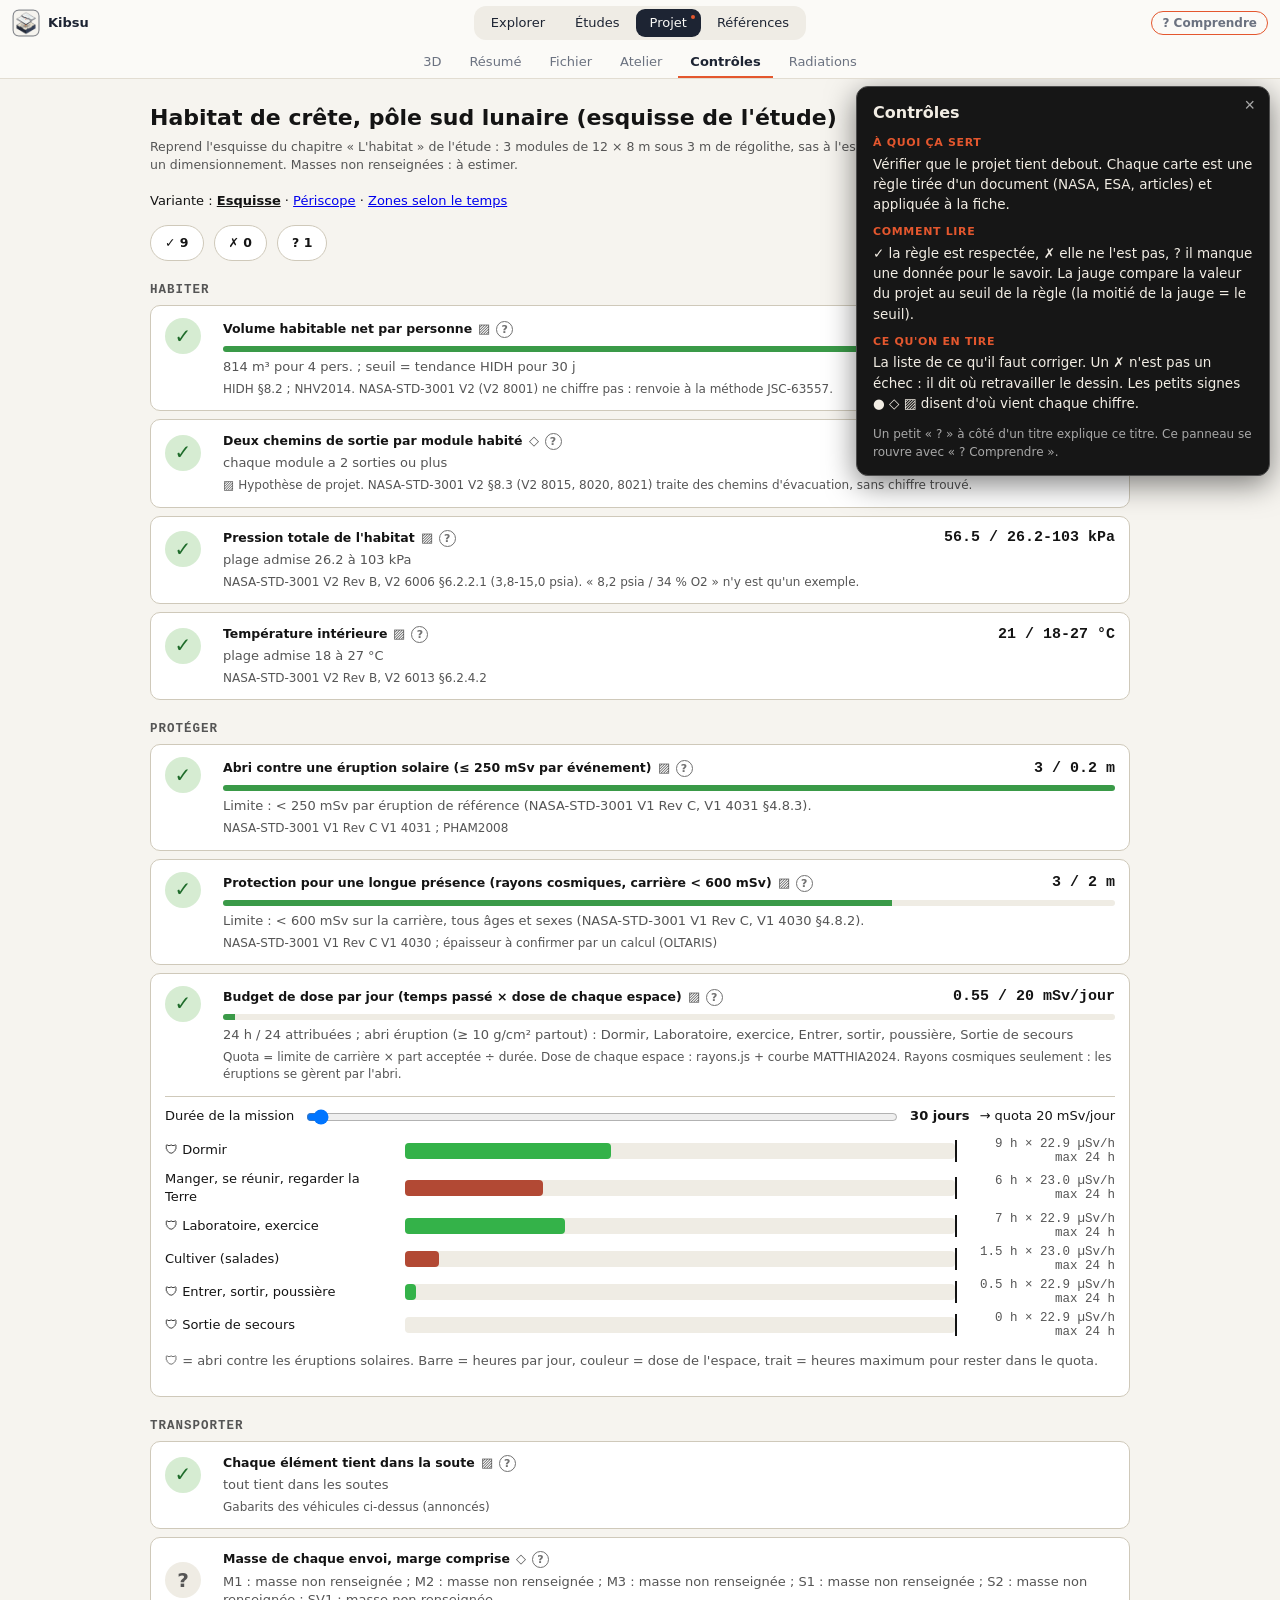
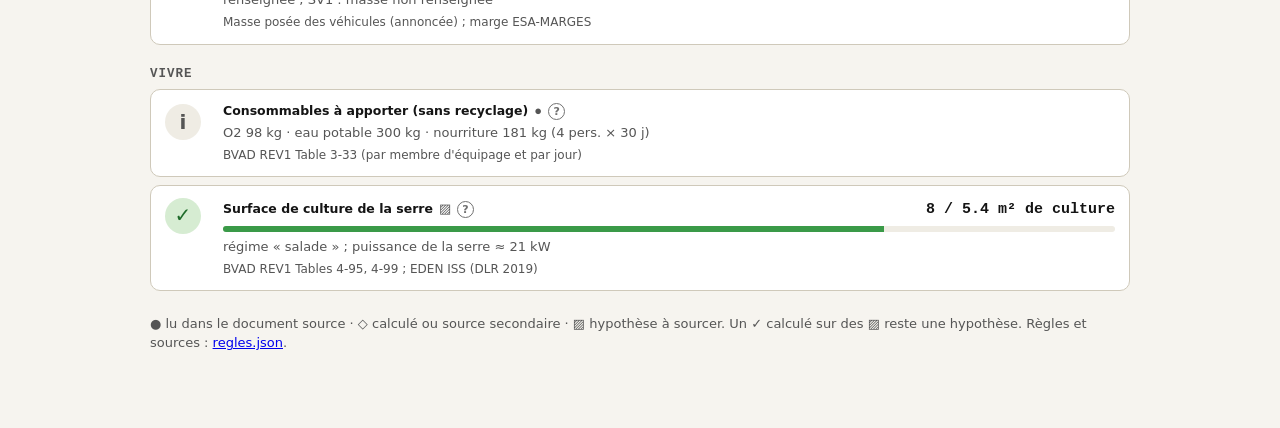
<file: projets/controle.html>
<!doctype html>
<html lang="fr">
<head>
<meta charset="utf-8">
<meta name="viewport" content="width=device-width, initial-scale=1">
<title>Kibsu · contrôle du projet</title>
<link href="../tokens.css" rel="stylesheet">
<style>
  body { margin: 0; background: var(--fond); color: var(--texte); font: var(--t-corps)/1.45 var(--sans); }
  main { max-width: 980px; margin: 0 auto; padding: 24px 16px 48px; }
  h1 { font-size: 22px; margin: 0 0 4px; }
  .sous { color: var(--texte-2); margin: 0 0 18px; }
  .bilan { display: flex; gap: 10px; flex-wrap: wrap; margin-bottom: 22px; }
  .pastille { padding: 8px 14px; border-radius: 999px; background: var(--surface); border: 1px solid var(--filet); font-weight: 600; }
  .dom { margin: 22px 0 8px; font: 600 12.5px var(--mono); text-transform: uppercase; letter-spacing: .08em; color: var(--texte-2); }
  .carte { display: grid; grid-template-columns: 44px 1fr auto; gap: 4px 14px; align-items: center;
           background: var(--surface); border: 1px solid var(--filet); border-radius: 10px; padding: 12px 14px; margin-bottom: 8px; }
  .etat { grid-row: span 2; width: 36px; height: 36px; border-radius: 50%; display: grid; place-items: center; font-size: 20px; font-weight: 700; }
  .ok .etat { background: #d6ecd2; color: #1e6b2a; }
  .non .etat { background: #f6d2c6; color: #a3300f; }
  .info .etat, .inconnu .etat { background: var(--surface-2); color: var(--texte-2); }
  .nom { font-weight: 600; }
  .val { font: 600 15px var(--mono); text-align: right; white-space: nowrap; }
  .det { color: var(--texte-2); font-size: 13px; grid-column: 2 / 4; }
  .jauge { grid-column: 2 / 4; height: 6px; background: var(--surface-2); border-radius: 3px; overflow: hidden; }
  .jauge i { display: block; height: 100%; background: var(--texte); }
  .ok .jauge i { background: #3a9a48; } .non .jauge i { background: var(--vif); }
  .st { font: 13px var(--mono); color: var(--texte-2); margin-left: 6px; }
  .src { grid-column: 2 / 4; font-size: 12px; color: var(--texte-2); }
  .leg { margin-top: 24px; color: var(--texte-2); font-size: 13px; }
  .journee { grid-column: 1 / 4; margin-top: 8px; border-top: 1px solid var(--filet); padding-top: 10px; }
  .jl { display: grid; grid-template-columns: minmax(120px, 230px) 1fr 150px; gap: 10px; align-items: center; font-size: 13px; margin: 5px 0; }
  .jl .barre { position: relative; height: 16px; background: var(--surface-2); border-radius: 4px; }
  .jl .barre i { position: absolute; left: 0; top: 0; bottom: 0; border-radius: 4px; }
  .jl .barre b { position: absolute; top: -3px; bottom: -3px; width: 2px; background: var(--texte); }
  .jl .chiffres { font: 12.5px var(--mono); color: var(--texte-2); text-align: right; }
  .duree { display: flex; gap: 10px; align-items: center; font-size: 13px; margin: 0 0 10px; flex-wrap: wrap; }
  .duree input { flex: 1 1 200px; }
  .fiches { font-size: 13px; margin: 0 0 14px; } .fiches a.on { font-weight: 700; color: var(--texte); }
  @media (max-width: 560px) { .jl { grid-template-columns: 1fr; } .jl .chiffres { text-align: left; } }
  @media (max-width: 560px) { .carte { grid-template-columns: 40px 1fr; } .val { grid-column: 2; text-align: left; } }
</style>
<script src="../nav.js" defer></script>
</head>
<body>
<main>
  <h1 id="titre">Contrôle du projet</h1>
  <p class="sous" id="note"></p>
  <p class="fiches" id="fiches"></p>
  <div class="bilan" id="bilan"></div>
  <div id="liste"></div>
  <p class="leg">● lu dans le document source · ◇ calculé ou source secondaire · ▨ hypothèse à sourcer.
    Un ✓ calculé sur des ▨ reste une hypothèse. Règles et sources : <a href="regles.json">regles.json</a>.</p>
</main>
<script type="module">
import { controler } from './controle.js';
const fiche = new URLSearchParams(location.search).get('fiche') || 'pole-sud-esquisse.json';
const [F, R] = await Promise.all([fiche, 'regles.json'].map(u => fetch(u).then(r => r.json())));
const RAY = await fetch('rayons-' + fiche).then(r => r.ok ? r.json() : null).catch(() => null);
const X = { fiche, rayons: RAY };
document.getElementById('titre').textContent = F.nom;
document.getElementById('note').textContent = F.note || '';
const FICHES = [['pole-sud-esquisse.json', 'Esquisse'], ['pole-sud-fenetre-protegee.json', 'Périscope'], ['pole-sud-zones.json', 'Zones selon le temps']];
document.getElementById('fiches').innerHTML = 'Variante : ' + FICHES.map(([f, n]) => `<a href="?fiche=${f}" class="${f === fiche ? 'on' : ''}">${n}</a>`).join(' · ');
const cls = { ok: 'ok', non: 'non', info: 'info', '?': 'inconnu' }, sym = { ok: '✓', non: '✗', info: 'i', '?': '?' };
const val = x => (x && typeof x === 'object' && 'v' in x) ? x.v : x;
const j0 = val(F.programme.duree_jours);
let jours = j0;
// couleur d'un espace selon sa dose horaire : vert (abri) → orange → rouge (à découvert)
const teinte = (h, a, b) => `hsl(${Math.round(130 - 120 * Math.max(0, Math.min(1, (h - a) / Math.max(1e-9, b - a))))} 55% 45%)`;
function journee(x) {
  const Z = x.zones.filter(z => z.h != null), a = Math.min(...Z.map(z => z.mSv_h)), b = Math.max(...Z.map(z => z.mSv_h));
  return `<div class="journee"><div class="duree"><span>Durée de la mission</span>
      <input type="range" id="jours" min="10" max="1800" step="10" value="${jours}" aria-label="Durée de la mission en jours">
      <b>${jours} jours</b><span>→ quota ${x.seuil} mSv/jour</span></div>` +
    Z.map(z => `<div class="jl"><span>${z.abri ? '🛡 ' : ''}${z.nom}</span>
      <span class="barre" title="barre = heures par jour (sur 24 h) ; trait = heures maximum avec le quota">
        <i style="width:${100 * z.h / 24}%;background:${teinte(z.mSv_h, a, b)}"></i><b style="left:${100 * Math.min(24, z.h_max) / 24}%"></b></span>
      <span class="chiffres">${z.h} h × ${(1000 * z.mSv_h).toFixed(1)} µSv/h<br>max ${z.h_max >= 24 ? '24' : z.h_max.toFixed(1)} h</span></div>`).join('') +
    `<p class="det">🛡 = abri contre les éruptions solaires. Barre = heures par jour, couleur = dose de l'espace, trait = heures maximum pour rester dans le quota.</p></div>`;
}
function rendre() {
const Fj = structuredClone(F); Fj.programme.duree_jours = { ...(typeof F.programme.duree_jours === 'object' ? F.programme.duree_jours : {}), v: jours };
const res = controler(Fj, R, X);
const n = k => res.filter(x => x.etat === k).length;
document.getElementById('bilan').innerHTML =
  `<span class="pastille">✓ ${n('ok')}</span><span class="pastille">✗ ${n('non')}</span><span class="pastille">? ${n('?')}</span>`;
const L = document.getElementById('liste');
L.innerHTML = '';
let dom = '';
for (const x of res) {
  if (x.domaine !== dom) { dom = x.domaine; L.insertAdjacentHTML('beforeend', `<div class="dom">${dom}</div>`); }
  const num = typeof x.valeur === 'number' && typeof x.seuil === 'number' && x.seuil > 0;
  const pct = num ? Math.min(100, 100 * x.valeur / (2 * x.seuil)) : 0;
  L.insertAdjacentHTML('beforeend', `<div class="carte ${cls[x.etat]}">
    <div class="etat">${sym[x.etat]}</div>
    <div class="nom">${x.nom}<span class="st">${x.statut || ''}</span></div>
    <div class="val">${x.valeur != null && x.seuil != null && x.seuil !== 0 ? `${x.valeur} / ${x.seuil} ${x.unite || ''}` : ''}</div>
    ${num ? `<div class="jauge" title="la moitié = le seuil"><i style="width:${pct}%"></i></div>` : ''}
    <div class="det">${x.detail || ''}</div>
    <div class="src">${x.source || ''}</div>
    ${x.zones ? journee(x) : ''}</div>`);
}
const J = document.getElementById('jours');
if (J) J.oninput = () => { jours = +J.value; rendre(); document.getElementById('jours').focus(); };
}
rendre();
</script>
</body>
</html>
</file>
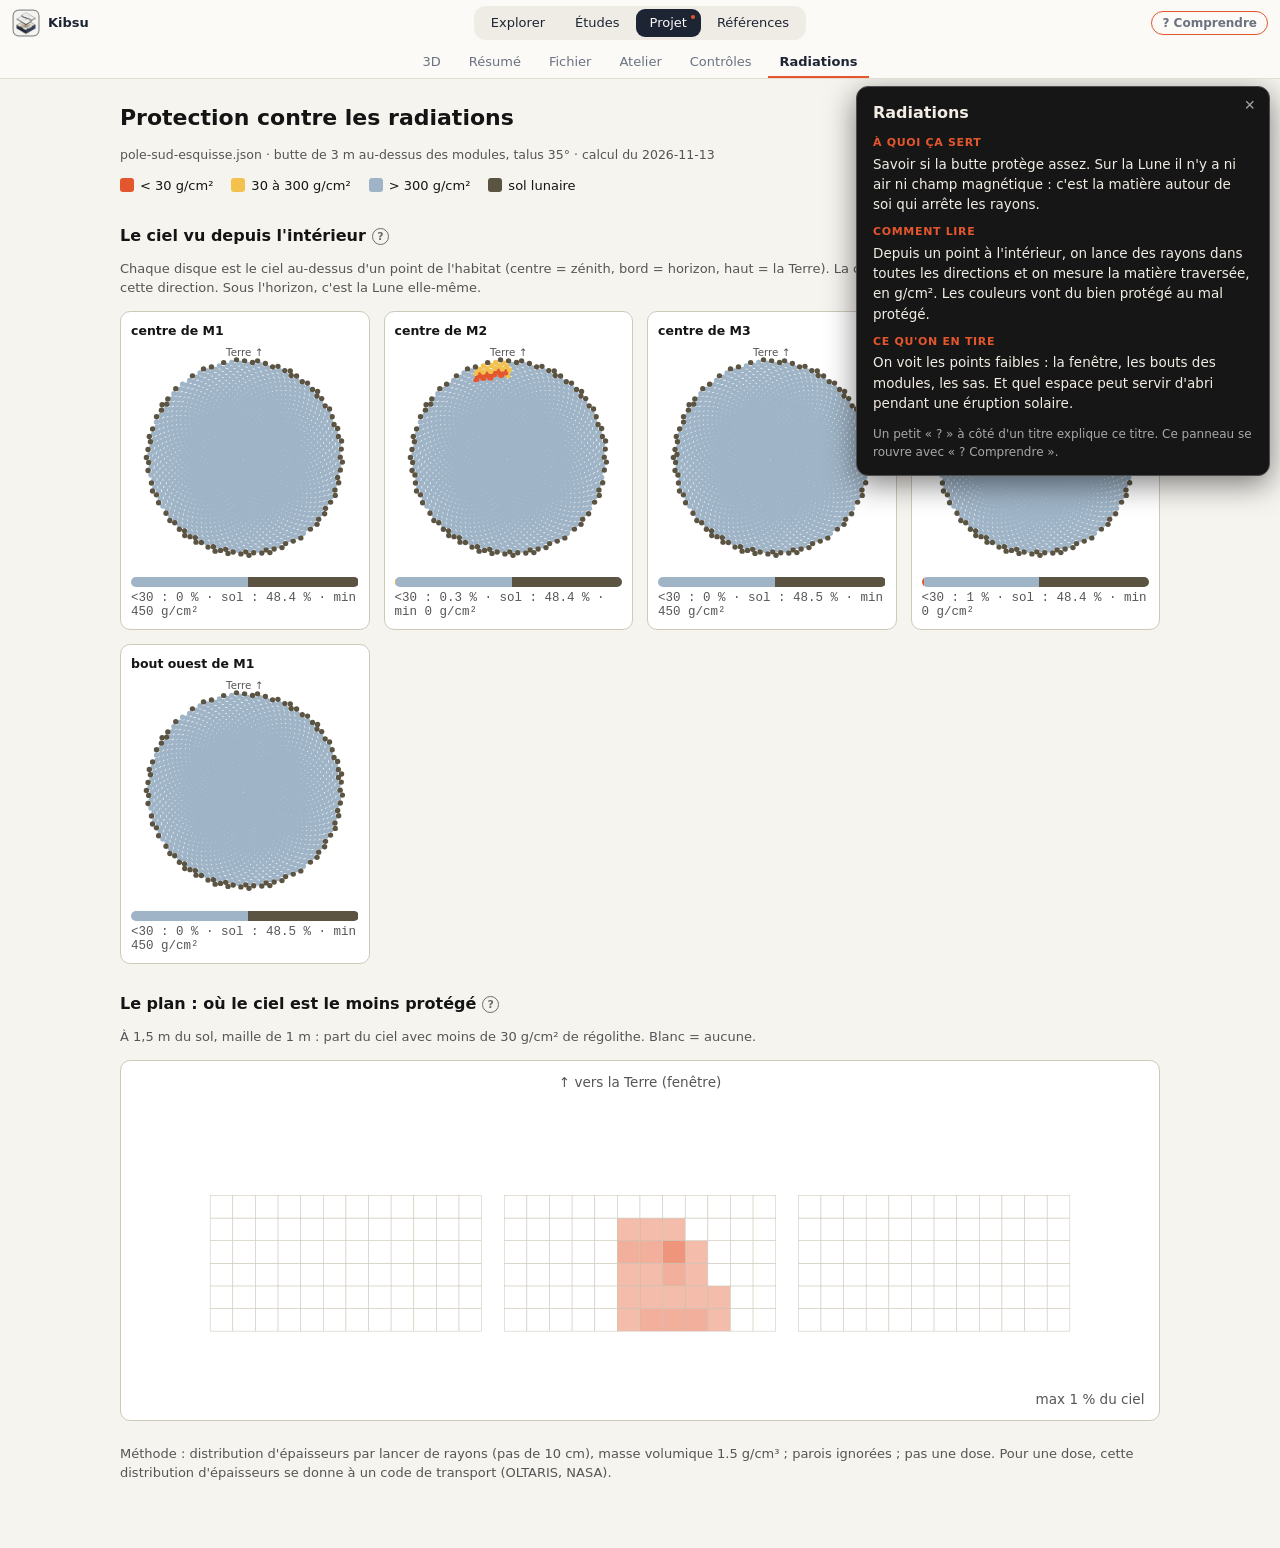
<file: projets/rayons.html>
<!doctype html>
<html lang="fr">
<head>
<meta charset="utf-8">
<meta name="viewport" content="width=device-width, initial-scale=1">
<title>Kibsu · protection radiations</title>
<link href="../tokens.css" rel="stylesheet">
<style>
  body { margin: 0; background: var(--fond); color: var(--texte); font: var(--t-corps)/1.45 var(--sans); }
  main { max-width: 1040px; margin: 0 auto; padding: 24px 16px 48px; }
  h1 { font-size: 22px; margin: 0 0 4px; } h2 { font-size: 16px; margin: 28px 0 8px; }
  .sous, .note { color: var(--texte-2); } .note { font-size: 13px; }
  .leg { display: flex; flex-wrap: wrap; gap: 8px 18px; margin: 10px 0 4px; font-size: 13px; }
  .leg i { display: inline-block; width: 14px; height: 14px; border-radius: 3px; vertical-align: -2px; margin-right: 6px; }
  .ciels { display: grid; grid-template-columns: repeat(auto-fill, minmax(220px, 1fr)); gap: 14px; }
  .ciel { background: var(--surface); border: 1px solid var(--filet); border-radius: 10px; padding: 10px; }
  .ciel b { display: block; margin-bottom: 4px; }
  .ciel svg { width: 100%; height: auto; display: block; }
  .barre { display: flex; height: 10px; border-radius: 5px; overflow: hidden; margin-top: 6px; }
  .chiffres { font: 12.5px var(--mono); color: var(--texte-2); margin-top: 4px; }
  .plan { background: var(--surface); border: 1px solid var(--filet); border-radius: 10px; padding: 10px; }
  .plan svg { width: 100%; height: auto; display: block; }
</style>
<script src="../nav.js" defer></script>
</head>
<body>
<main>
  <h1>Protection contre les radiations</h1>
  <p class="sous" id="sous"></p>
  <div class="leg" id="leg"></div>

  <h2>Le ciel vu depuis l'intérieur</h2>
  <p class="note">Chaque disque est le ciel au-dessus d'un point de l'habitat (centre = zénith, bord = horizon, haut = la Terre).
    La couleur dit combien de régolithe protège dans cette direction. Sous l'horizon, c'est la Lune elle-même.</p>
  <div class="ciels" id="ciels"></div>

  <h2>Le plan : où le ciel est le moins protégé</h2>
  <p class="note">À 1,5 m du sol, maille de 1 m : part du ciel avec moins de 30 g/cm² de régolithe. Blanc = aucune.</p>
  <div class="plan" id="plan"></div>

  <p class="note" id="methode" style="margin-top:24px"></p>
</main>
<script type="module">
const fiche = new URLSearchParams(location.search).get('fiche') || 'pole-sud-esquisse.json';
const D = await fetch('rayons-' + fiche).then(r => r.json());
const COUL = { faible: '#e4572e', moyen: '#f2c14e', fort: '#9fb4c7', sol: '#5b5443' };
const cl = v => v < 0 ? 'sol' : v < 30 ? 'faible' : v < 300 ? 'moyen' : 'fort';
document.getElementById('sous').textContent =
  `${D.fiche} · butte de ${D.couverture_m} m au-dessus des modules, talus ${D.talus_deg}° · calcul du ${D.date}`;
document.getElementById('leg').innerHTML = D.classes.map(c => `<span title="${c.note}"><i style="background:${COUL[c.id]}"></i>${c.nom}</span>`).join('');
document.getElementById('methode').textContent = 'Méthode : ' + D.methode +
  '. Pour une dose, cette distribution d\'épaisseurs se donne à un code de transport (OLTARIS, NASA).';

// ciel : projection azimutale à angle zénithal égal, la Terre (+y) en haut
const C = document.getElementById('ciels');
for (const c of D.ciel) {
  const pts = [];
  D.directions.forEach((d, i) => {
    if (d[2] < -0.09) return;                       // on montre un peu sous l'horizon
    const zen = Math.acos(Math.max(-1, Math.min(1, d[2]))), r = 100 * zen / (Math.PI / 2) * 0.9, a = Math.atan2(d[0], d[1]);
    const v = c.v[i], k = cl(v);
    pts.push(`<circle cx="${(110 + r * Math.sin(a)).toFixed(1)}" cy="${(110 - r * Math.cos(a)).toFixed(1)}" r="${k === 'faible' ? 3.2 : 2.6}" fill="${COUL[k]}"/>`);
  });
  const p = c.part;
  C.insertAdjacentHTML('beforeend', `<div class="ciel"><b>${c.nom}</b>
    <svg viewBox="0 0 220 220"><circle cx="110" cy="110" r="90" fill="none" stroke="var(--filet)"/>
    <circle cx="110" cy="110" r="60" fill="none" stroke="var(--filet)" stroke-dasharray="2 3"/>
    <circle cx="110" cy="110" r="30" fill="none" stroke="var(--filet)" stroke-dasharray="2 3"/>
    ${pts.join('')}
    <text x="110" y="12" text-anchor="middle" font-size="10" fill="var(--texte-2)">Terre ↑</text></svg>
    <div class="barre">${['faible', 'moyen', 'fort', 'sol'].map(k => `<span style="width:${p[k]}%;background:${COUL[k]}"></span>`).join('')}</div>
    <div class="chiffres">&lt;30 : ${p.faible} % · sol : ${p.sol} % · min ${c.min ?? '–'} g/cm²</div></div>`);
}

// plan
const xs = D.plan.map(q => q[0]), ys = D.plan.map(q => q[1]);
const x0 = Math.min(...xs) - 4, x1 = Math.max(...xs) + 4, y0 = Math.min(...ys) - 4, y1 = Math.max(...ys) + 6;
const k = 900 / (x1 - x0), W = 900, H = (y1 - y0) * k, X = x => (x - x0) * k, Y = y => (y1 - y) * k;
const mx = Math.max(1, ...D.plan.map(q => q[2]));
const cases = D.plan.map(q => {
  const t = q[2] / mx;
  return `<rect x="${X(q[0] - 0.5).toFixed(1)}" y="${Y(q[1] + 0.5).toFixed(1)}" width="${k.toFixed(1)}" height="${k.toFixed(1)}"
    fill="${q[2] > 0 ? COUL.faible : 'var(--surface)'}" fill-opacity="${q[2] > 0 ? (0.25 + 0.75 * t).toFixed(2) : 1}" stroke="var(--filet)" stroke-width=".5">
    <title>${q[2]} % du ciel sous 30 g/cm²</title></rect>`;
}).join('');
document.getElementById('plan').innerHTML = `<svg viewBox="0 0 ${W} ${H.toFixed(0)}">${cases}
  <text x="${W / 2}" y="${Y(y1) + 14}" text-anchor="middle" font-size="12" fill="var(--texte-2)">↑ vers la Terre (fenêtre)</text>
  <text x="${W - 4}" y="${H - 6}" text-anchor="end" font-size="12" fill="var(--texte-2)">max ${mx} % du ciel</text></svg>`;
</script>
</body>
</html>
</file>
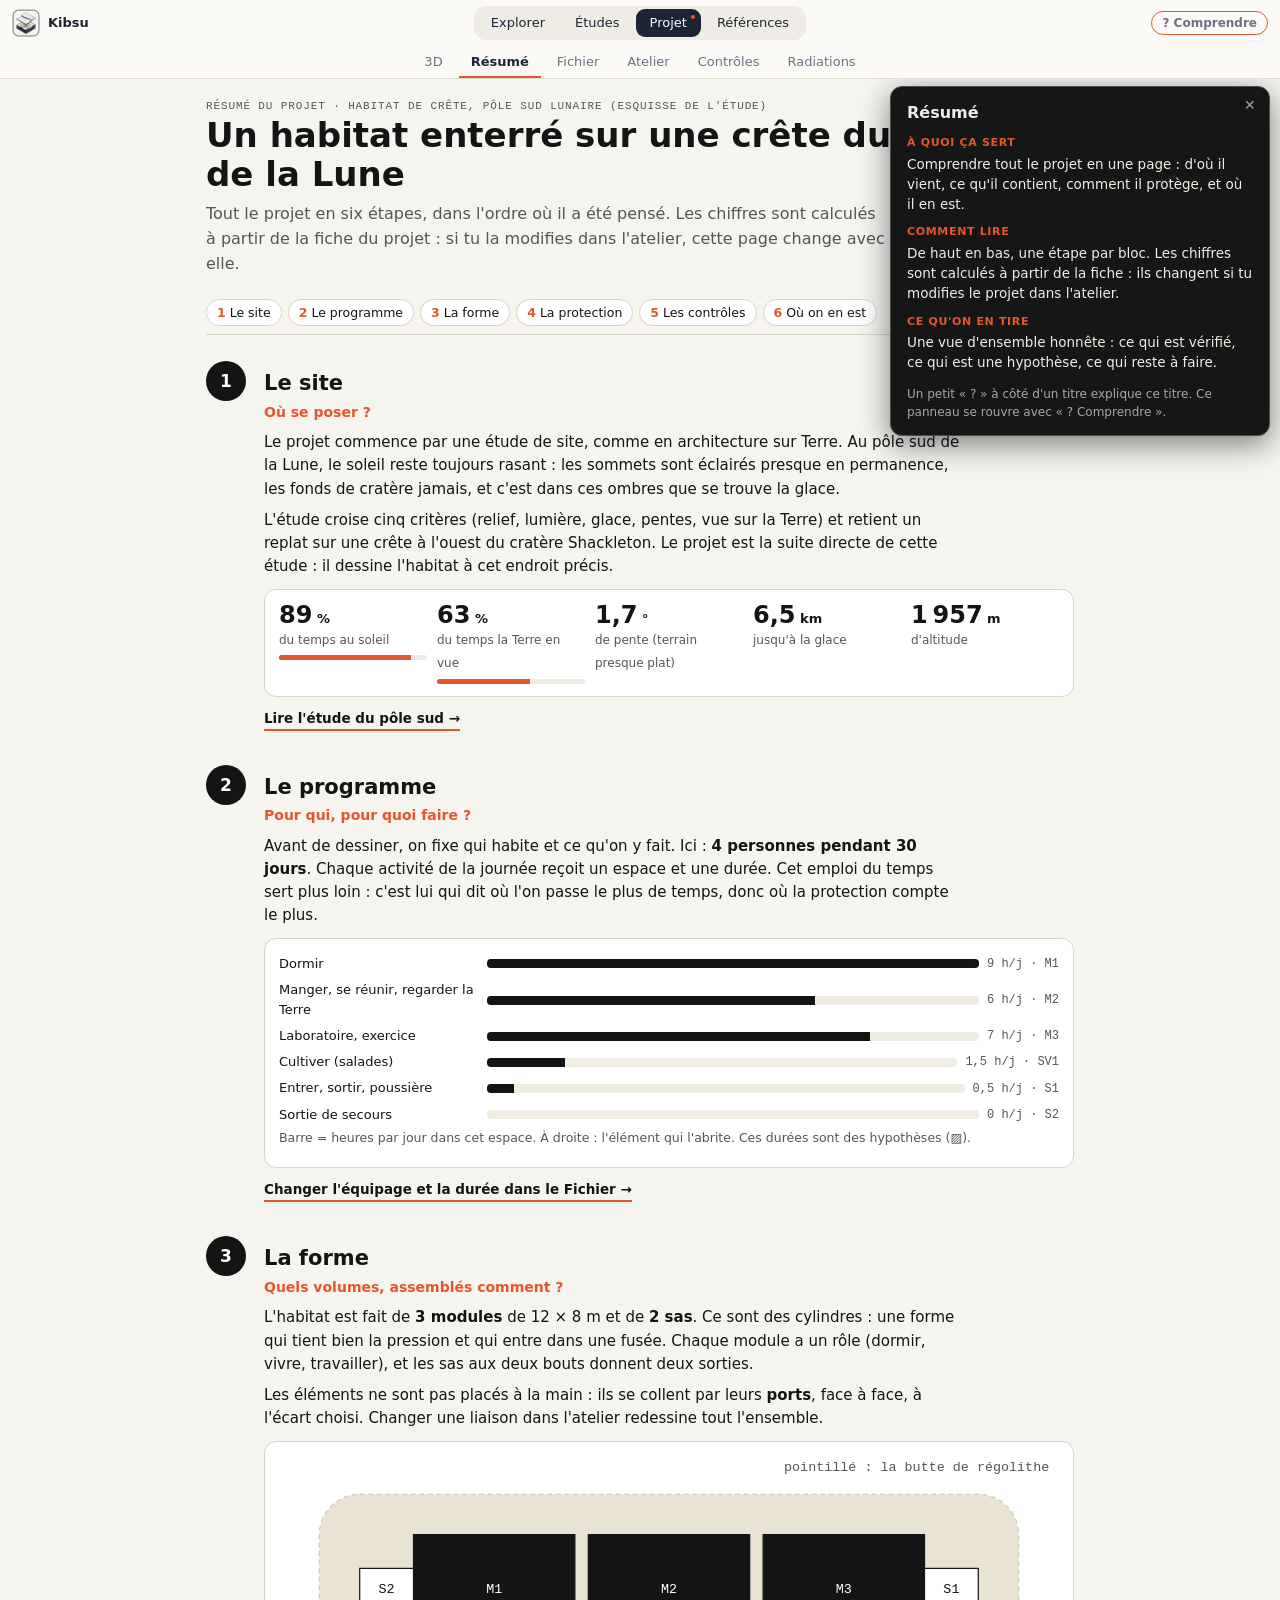
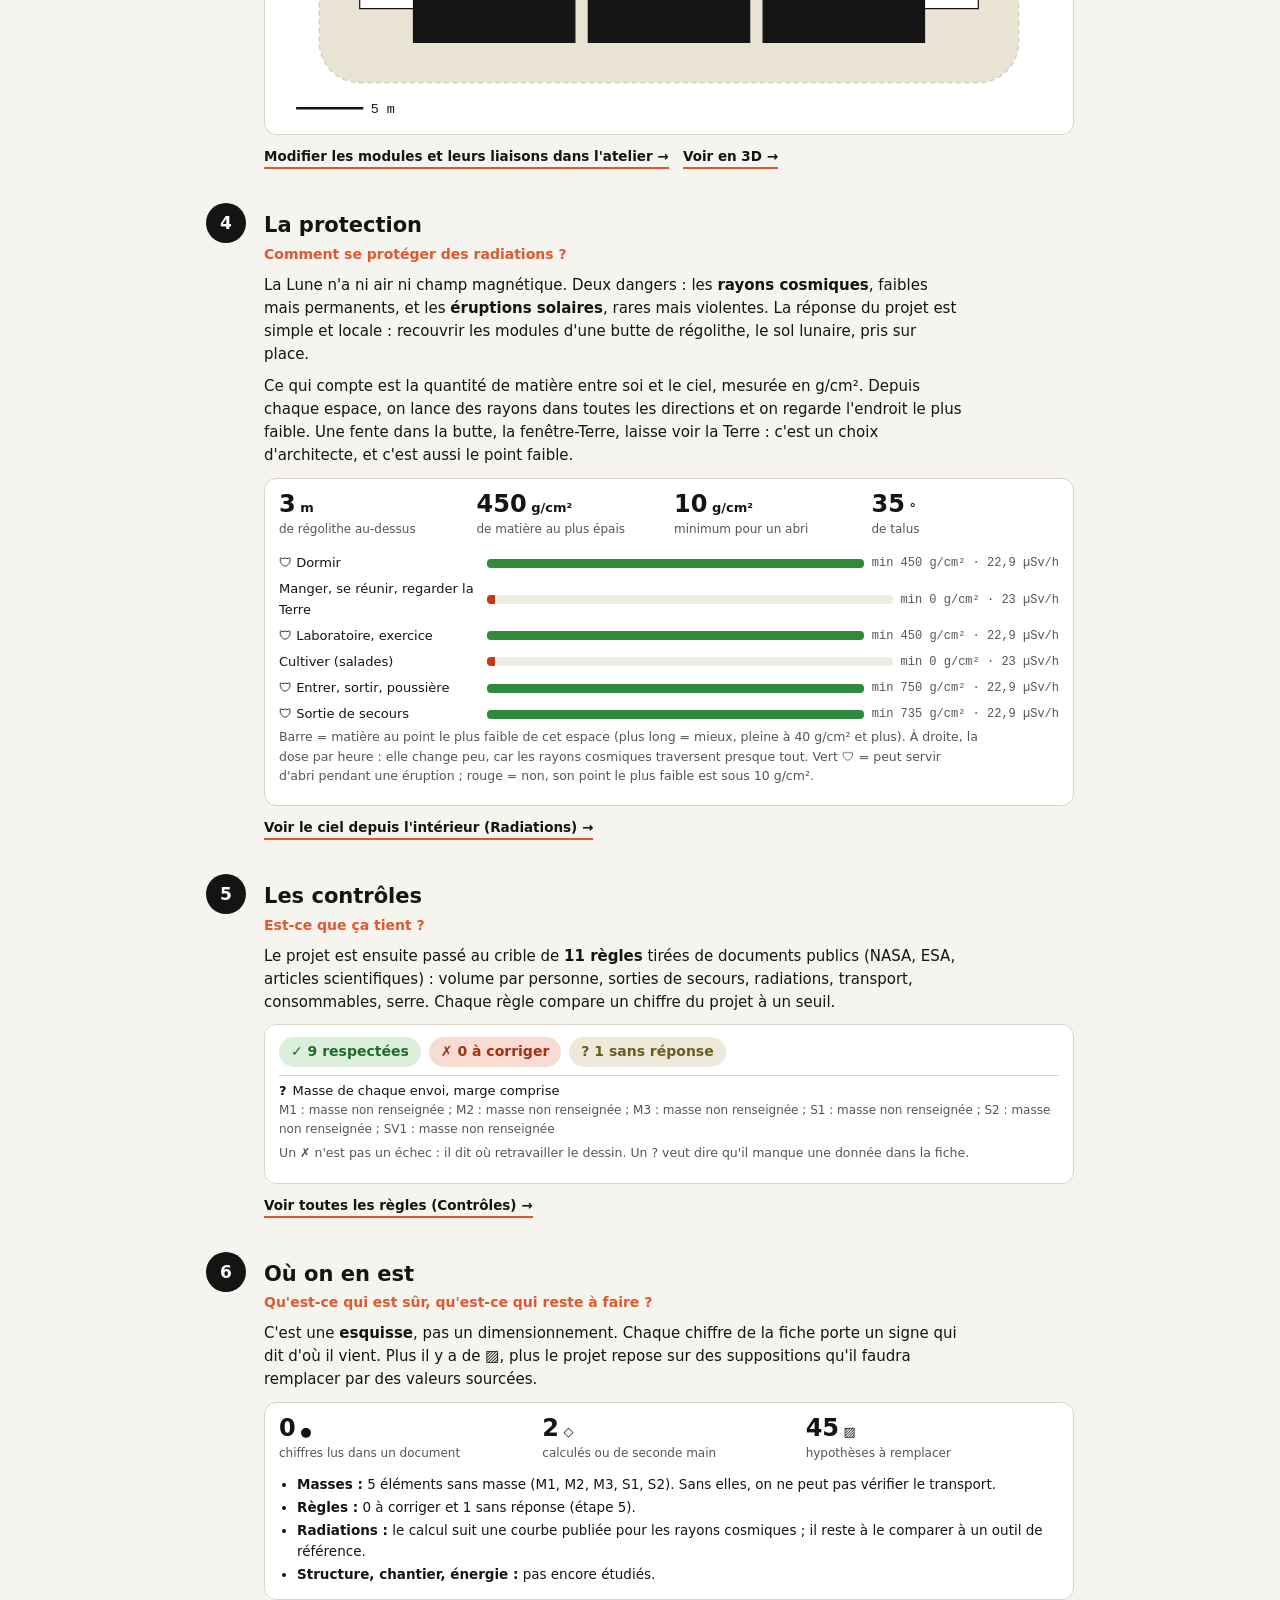
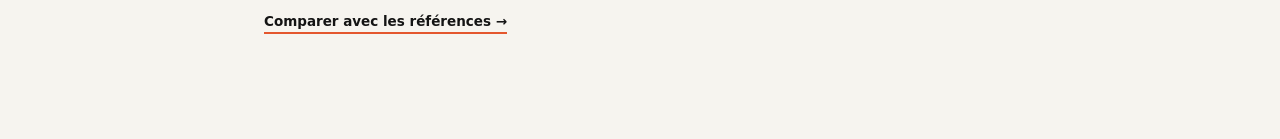
<file: projets/resume.html>
<!doctype html>
<html lang="fr">
<head>
<meta charset="utf-8">
<meta name="viewport" content="width=device-width, initial-scale=1">
<title>Kibsu · résumé du projet</title>
<link rel="icon" type="image/png" href="../logo-d.png">
<link rel="stylesheet" href="../tokens.css">
<style>
  * { box-sizing: border-box; }
  body { margin: 0; background: var(--papier); color: var(--encre); font: 15px/1.55 var(--sans); }
  main { max-width: 900px; margin: 0 auto; padding: 22px 16px 70px; }
  .sur { font: 11px var(--mono); letter-spacing: .08em; text-transform: uppercase; color: var(--encre-2); }
  h1 { font-size: clamp(24px, 4vw, 34px); line-height: 1.15; margin: 4px 0 8px; }
  .chapo { font-size: 16px; color: var(--encre-2); max-width: 680px; margin: 0 0 14px; }
  /* le fil des étapes */
  .fil { display: flex; flex-wrap: nowrap; overflow-x: auto; scrollbar-width: none; gap: 6px; margin: 0 0 26px; position: sticky; top: var(--kb-h, 78px); background: var(--papier); padding: 8px 0; z-index: 5; border-bottom: 1px solid var(--trait); }
  .fil a { flex: none; white-space: nowrap; font-size: 12.5px; text-decoration: none; color: var(--encre); background: var(--blanc); border: 1px solid var(--trait); border-radius: 999px; padding: 3px 10px; }
  .fil a b { color: var(--vif); margin-right: 4px; } .fil a:hover { border-color: var(--vif); }
  /* une étape */
  .etape { display: grid; grid-template-columns: 44px 1fr; gap: 0 14px; margin: 0 0 34px; scroll-margin-top: 140px; }
  .num { width: 40px; height: 40px; border-radius: 50%; background: var(--encre); color: #fff; display: grid; place-items: center; font: 700 17px var(--sans); }
  .etape h2 { margin: 6px 0 2px; font-size: 21px; }
  .question { color: var(--vif); font-weight: 600; margin: 0 0 6px; font-size: 14px; }
  .etape p { margin: 0 0 8px; max-width: 700px; }
  .corps { grid-column: 2; min-width: 0; }
  .visuel { background: var(--blanc); border: 1px solid var(--trait); border-radius: 12px; padding: 12px 14px; margin: 10px 0; }
  .aller { display: inline-block; font-weight: 600; font-size: 13.5px; color: var(--encre); text-decoration: none; border-bottom: 2px solid var(--vif); }
  .aller:hover { color: var(--vif); }
  /* chiffres */
  .chiffres { display: grid; grid-template-columns: repeat(auto-fit, minmax(130px, 1fr)); gap: 10px; }
  .chiffre b { display: block; font: 700 24px var(--sans); line-height: 1.1; } .chiffre span { font-size: 12px; color: var(--encre-2); }
  .jauge { height: 5px; border-radius: 3px; background: var(--papier-2); margin-top: 4px; overflow: hidden; } .jauge i { display: block; height: 100%; background: var(--vif); }
  /* lignes à barre */
  .lg { display: grid; grid-template-columns: minmax(110px, 200px) 1fr auto; gap: 8px; align-items: center; font-size: 13px; padding: 3px 0; }
  .lg .b { height: 9px; border-radius: 4px; background: var(--papier-2); overflow: hidden; } .lg .b i { display: block; height: 100%; }
  .lg .v { font: 12px var(--mono); color: var(--encre-2); white-space: nowrap; }
  .note { font-size: 12.5px; color: var(--encre-2); margin: 6px 0 0; }
  .pastilles { display: flex; gap: 8px; flex-wrap: wrap; margin-bottom: 8px; }
  .pastille { border-radius: 999px; padding: 4px 12px; font-weight: 700; font-size: 14px; }
  .p-ok { background: #dcefdc; color: #1f6b2b; } .p-non { background: #f6dcd3; color: #a3320f; } .p-q { background: #eee9da; color: #6b5c1f; }
  .regle { font-size: 13px; padding: 5px 0; border-top: 1px solid var(--trait); } .regle b { margin-right: 6px; } .regle span { color: var(--encre-2); display: block; font-size: 12px; }
  svg text { font: 11px var(--mono); fill: var(--encre); }
  ul.afaire { margin: 0; padding-left: 18px; font-size: 13.5px; } ul.afaire li { margin: 2px 0; }
  @media (max-width: 560px) { .etape { grid-template-columns: 1fr; } .corps { grid-column: 1; } .num { margin-bottom: 4px; } }
</style>
<script src="../nav.js" defer></script>
</head>
<body>
<main>
  <div class="sur">Résumé du projet · <span id="fnom"></span></div>
  <h1>Un habitat enterré sur une crête du pôle sud de la Lune</h1>
  <p class="chapo">Tout le projet en six étapes, dans l'ordre où il a été pensé. Les chiffres sont calculés à partir de la fiche du projet : si tu la modifies dans l'atelier, cette page change avec elle.</p>
  <nav class="fil" id="fil" aria-label="Étapes"></nav>
  <div id="etapes"><p class="note">Calcul…</p></div>
</main>

<script type="module">
import { controler, val } from './controle.js';
import * as Rz from './rayons.js';

// la fiche : celle du navigateur (atelier, Fichier) sinon celle du dossier
let MEMS = {}, ACTIVE = null;
try { MEMS = JSON.parse(localStorage.getItem('kibsu-fiches')) || {}; ACTIVE = localStorage.getItem('kibsu-fiche'); } catch (e) { /* pas de mémoire */ }
const fiche = new URLSearchParams(location.search).get('fiche') || ACTIVE || 'pole-sud-esquisse.json';
const jsn = u => fetch(u).then(r => r.json());
const [F0, R, PLAN, HAB] = await Promise.all([jsn(fiche), jsn('regles.json'), jsn('../etude/donnees/plan.json'), jsn('../etude/donnees/habitat.json')]);
const F = MEMS[fiche] || F0, modifiee = !!MEMS[fiche] && JSON.stringify(MEMS[fiche]) !== JSON.stringify(F0);
document.getElementById('fnom').textContent = F.nom + (modifiee && !/modifiée/.test(F.nom) ? ' · modifiée dans le navigateur' : '');

const fr = (x, d = 1) => x == null ? '—' : Number(x).toLocaleString('fr-FR', { maximumFractionDigits: d });
const chiffre = (v, u, nom, pct) => `<div class="chiffre"><b>${v}<small style="font-size:13px;font-weight:600"> ${u}</small></b><span>${nom}</span>${pct != null ? `<div class="jauge"><i style="width:${Math.max(0, Math.min(100, pct))}%"></i></div>` : ''}</div>`;

// --- données du projet ---
const mods = F.elements.filter(e => e.pressurise && e.forme?.type === 'cylindre' && e.type !== 'sas');
const sas = F.elements.filter(e => e.type === 'sas');
const butte = F.elements.find(e => e.forme?.type === 'butte');
const couv = val(butte?.forme.couverture_m), talus = val(butte?.forme.talus_deg), rho = val(R.hypotheses.masse_volumique_regolithe);
const equipage = val(F.programme.equipage), jours = val(F.programme.duree_jours);
const fonctions = F.programme.fonctions || [];

// radiations par espace (rayons.js), puis règles (controle.js) : le même calcul que l'onglet Fichier
const pts = R.hypotheses.dose_gcr.pts, seuil = val(R.hypotheses.abri_eruption_g_cm2);
let zones = [], res = [];
try {
  const G = Rz.geometrie(F, rho), D = Rz.directions(1500);
  zones = fonctions.map(fn => {
    const P = Rz.pointEspace(F, fn); if (!P) return { id: fn.id, nom: fn.nom, element: fn.element, erreur: true };
    const b = Rz.bilan(G, P, D, HAB.horizon.h), d = Rz.dosePoint(b.vals, pts), ab = b.min != null && b.min >= seuil;
    return { id: fn.id, nom: fn.nom, element: fn.element, P, min: b.min, min_g_cm2: b.min, faible: b.part.faible, mSv_j: d.mSv_j, mSv_h: d.mSv_j / 24, abri: ab, abri_eruption: ab };
  });
  res = controler(F, R, { fiche, rayons: { zones } });
} catch (e) { console.warn('calcul du résumé', e); }

// d'où viennent les chiffres de la fiche : ● lu · ◇ calculé · ▨ hypothèse
const stat = { '●': 0, '◇': 0, '▨': 0 };
(function compter(o) { if (o && typeof o === 'object') { if ('v' in o && o.s in stat) stat[o.s]++; for (const k in o) compter(o[k]); } })(F);
const sansMasse = F.elements.filter(e => e.forme && e.type !== 'ouverture' && e.type !== 'protection' && val(e.masse_kg) == null);

// --- petit plan (vue de dessus) ---
function plan() {
  const E = F.elements.filter(e => e.forme?.type === 'cylindre' && e.position_m);
  if (!E.length) return '';
  const boites = E.map(e => {
    const debout = e.forme.axe === 'vertical', L = debout ? val(e.forme.diametre_m) : val(e.forme.longueur_m), D = val(e.forme.diametre_m), r = (val(e.rotation_deg) || 0) * Math.PI / 180;
    const c = Math.cos(r), s = Math.sin(r), [x, y] = e.position_m;
    const coins = [[-L / 2, -D / 2], [L / 2, -D / 2], [L / 2, D / 2], [-L / 2, D / 2]].map(([u, v]) => [x + u * c - v * s, y + u * s + v * c]);
    return { e, coins, x, y, debout, D };
  });
  const xs = boites.flatMap(b => b.coins.map(p => p[0])), ys = boites.flatMap(b => b.coins.map(p => p[1]));
  const m = (couv || 0) + 3, x0 = Math.min(...xs) - m, x1 = Math.max(...xs) + m, y0 = Math.min(...ys) - m, y1 = Math.max(...ys) + m;
  const W = 640, k = W / (x1 - x0), H = Math.max(120, (y1 - y0) * k), X = x => (x - x0) * k, Y = y => H - (y - y0) * k;
  return `<svg viewBox="0 0 ${W} ${H}" style="width:100%;height:auto;display:block" role="img" aria-label="Plan de l'habitat vu de dessus">
    <rect x="${X(Math.min(...xs) - (couv || 0))}" y="${Y(Math.max(...ys) + (couv || 0))}" width="${(Math.max(...xs) - Math.min(...xs) + 2 * (couv || 0)) * k}" height="${(Math.max(...ys) - Math.min(...ys) + 2 * (couv || 0)) * k}" rx="${(couv || 0) * k}" fill="#e9e3d3" stroke="#cfc9ba" stroke-dasharray="4 3"/>
    ${boites.map(b => b.debout ? `<circle cx="${X(b.x)}" cy="${Y(b.y)}" r="${b.D / 2 * k}" fill="${b.e.type === 'sas' ? '#fff' : '#141414'}" stroke="#141414"/>`
      : `<polygon points="${b.coins.map(p => X(p[0]) + ',' + Y(p[1])).join(' ')}" fill="${b.e.type === 'sas' ? '#fff' : '#141414'}" stroke="#141414"/>`).join('')}
    ${boites.map(b => `<text x="${X(b.x)}" y="${Y(b.y) + 4}" text-anchor="middle" style="fill:${b.e.type === 'sas' ? '#141414' : '#fff'}">${b.e.id}</text>`).join('')}
    <line x1="14" y1="${H - 12}" x2="${14 + 5 * k}" y2="${H - 12}" stroke="#141414" stroke-width="2"/><text x="${20 + 5 * k}" y="${H - 8}">5 m</text>
    <text x="${W - 8}" y="14" text-anchor="end" style="fill:#555">pointillé : la butte de régolithe</text></svg>`;
}

// --- les six étapes ---
const h = PLAN.habitat, dk = PLAN.distances_km || {};
const hMax = Math.max(1, ...fonctions.map(f => val(f.h_jour) || 0));
const dMax = Math.max(1e-9, ...zones.map(z => z.mSv_h || 0));
const n = k => res.filter(x => x.etat === k).length;
const aRevoir = res.filter(x => x.etat === 'non' || x.etat === '?');
const dims = mods.map(e => `${fr(val(e.forme.longueur_m))} × ${fr(val(e.forme.diametre_m))} m`);
const memesDims = new Set(dims).size === 1;

const ETAPES = [
  ['Le site', 'Où se poser ?', `
    <p>Le projet commence par une étude de site, comme en architecture sur Terre. Au pôle sud de la Lune, le soleil reste toujours rasant : les sommets sont éclairés presque en permanence, les fonds de cratère jamais, et c'est dans ces ombres que se trouve la glace.</p>
    <p>L'étude croise cinq critères (relief, lumière, glace, pentes, vue sur la Terre) et retient un replat sur une crête à l'ouest du cratère Shackleton. Le projet est la suite directe de cette étude : il dessine l'habitat à cet endroit précis.</p>
    <div class="visuel"><div class="chiffres">
      ${chiffre(h.soleil, '%', 'du temps au soleil', h.soleil)}${chiffre(h.terre, '%', 'du temps la Terre en vue', h.terre)}
      ${chiffre(fr(h.pente), '°', 'de pente (terrain presque plat)')}${chiffre(fr(dk.habitat_glace), 'km', 'jusqu\'à la glace')}${chiffre(fr(h.alt, 0), 'm', 'd\'altitude')}
    </div></div>
    <a class="aller" href="../etude/">Lire l'étude du pôle sud →</a>`],
  ['Le programme', 'Pour qui, pour quoi faire ?', `
    <p>Avant de dessiner, on fixe qui habite et ce qu'on y fait. Ici : <b>${equipage} personnes pendant ${jours} jours</b>. Chaque activité de la journée reçoit un espace et une durée. Cet emploi du temps sert plus loin : c'est lui qui dit où l'on passe le plus de temps, donc où la protection compte le plus.</p>
    <div class="visuel">${fonctions.map(f => `<div class="lg"><span>${f.nom}</span><span class="b"><i style="width:${100 * (val(f.h_jour) || 0) / hMax}%;background:#141414"></i></span><span class="v">${val(f.h_jour) != null ? fr(val(f.h_jour)) + ' h/j' : '—'} · ${f.element || ''}</span></div>`).join('')}
      <p class="note">Barre = heures par jour dans cet espace. À droite : l'élément qui l'abrite. Ces durées sont des hypothèses (▨).</p></div>
    <a class="aller" href="../index.html?vue=projets">Changer l'équipage et la durée dans le Fichier →</a>`],
  ['La forme', 'Quels volumes, assemblés comment ?', `
    <p>L'habitat est fait de <b>${mods.length} module${mods.length > 1 ? 's' : ''}</b>${memesDims && dims[0] ? ` de ${dims[0]}` : ''} et de <b>${sas.length} sas</b>. Ce sont des cylindres : une forme qui tient bien la pression et qui entre dans une fusée. Chaque module a un rôle (dormir, vivre, travailler), et les sas aux deux bouts donnent deux sorties.</p>
    <p>Les éléments ne sont pas placés à la main : ils se collent par leurs <b>ports</b>, face à face, à l'écart choisi. Changer une liaison dans l'atelier redessine tout l'ensemble.</p>
    <div class="visuel">${plan()}</div>
    <a class="aller" href="atelier.html">Modifier les modules et leurs liaisons dans l'atelier →</a> &nbsp; <a class="aller" href="site3d.html">Voir en 3D →</a>`],
  ['La protection', 'Comment se protéger des radiations ?', `
    <p>La Lune n'a ni air ni champ magnétique. Deux dangers : les <b>rayons cosmiques</b>, faibles mais permanents, et les <b>éruptions solaires</b>, rares mais violentes. La réponse du projet est simple et locale : recouvrir les modules d'une butte de régolithe, le sol lunaire, pris sur place.</p>
    <p>Ce qui compte est la quantité de matière entre soi et le ciel, mesurée en g/cm². Depuis chaque espace, on lance des rayons dans toutes les directions et on regarde l'endroit le plus faible. Une fente dans la butte, la fenêtre-Terre, laisse voir la Terre : c'est un choix d'architecte, et c'est aussi le point faible.</p>
    <div class="visuel"><div class="chiffres" style="margin-bottom:10px">
      ${chiffre(fr(couv), 'm', 'de régolithe au-dessus')}${chiffre(fr(couv * 100 * rho, 0), 'g/cm²', 'de matière au plus épais')}${chiffre(fr(seuil, 0), 'g/cm²', 'minimum pour un abri')}${chiffre(fr(talus, 0), '°', 'de talus')}
    </div>
    ${zones.filter(z => !z.erreur).map(z => `<div class="lg"><span>${z.abri ? '🛡 ' : ''}${z.nom}</span><span class="b"><i style="width:${Math.max(2, 100 * Math.min(z.min || 0, 4 * seuil) / (4 * seuil))}%;background:${z.abri ? '#2f8a3c' : '#c23b12'}"></i></span><span class="v">min ${fr(z.min, 0)} g/cm² · ${fr(z.mSv_h * 1000, 1)} µSv/h</span></div>`).join('')}
    <p class="note">Barre = matière au point le plus faible de cet espace (plus long = mieux, pleine à ${fr(4 * seuil, 0)} g/cm² et plus). À droite, la dose par heure : elle change peu, car les rayons cosmiques traversent presque tout. Vert 🛡 = peut servir d'abri pendant une éruption ; rouge = non, son point le plus faible est sous ${fr(seuil, 0)} g/cm².</p></div>
    <a class="aller" href="rayons.html">Voir le ciel depuis l'intérieur (Radiations) →</a>`],
  ['Les contrôles', 'Est-ce que ça tient ?', `
    <p>Le projet est ensuite passé au crible de <b>${res.length} règles</b> tirées de documents publics (NASA, ESA, articles scientifiques) : volume par personne, sorties de secours, radiations, transport, consommables, serre. Chaque règle compare un chiffre du projet à un seuil.</p>
    <div class="visuel"><div class="pastilles"><span class="pastille p-ok">✓ ${n('ok')} respectées</span><span class="pastille p-non">✗ ${n('non')} à corriger</span><span class="pastille p-q">? ${n('?')} sans réponse</span></div>
      ${aRevoir.map(x => `<div class="regle"><b>${x.etat === 'non' ? '✗' : '?'}</b>${x.nom}<span>${x.detail || ''}</span></div>`).join('') || '<p class="note">Toutes les règles sont respectées.</p>'}
      <p class="note">Un ✗ n'est pas un échec : il dit où retravailler le dessin. Un ? veut dire qu'il manque une donnée dans la fiche.</p></div>
    <a class="aller" href="controle.html">Voir toutes les règles (Contrôles) →</a>`],
  ['Où on en est', 'Qu\'est-ce qui est sûr, qu\'est-ce qui reste à faire ?', `
    <p>C'est une <b>esquisse</b>, pas un dimensionnement. Chaque chiffre de la fiche porte un signe qui dit d'où il vient. Plus il y a de ▨, plus le projet repose sur des suppositions qu'il faudra remplacer par des valeurs sourcées.</p>
    <div class="visuel"><div class="chiffres" style="margin-bottom:10px">
      ${chiffre(stat['●'], '●', 'chiffres lus dans un document')}${chiffre(stat['◇'], '◇', 'calculés ou de seconde main')}${chiffre(stat['▨'], '▨', 'hypothèses à remplacer')}
    </div>
    <ul class="afaire">
      ${sansMasse.length ? `<li><b>Masses :</b> ${sansMasse.length} élément${sansMasse.length > 1 ? 's' : ''} sans masse (${sansMasse.map(e => e.id).join(', ')}). Sans elles, on ne peut pas vérifier le transport.</li>` : ''}
      ${aRevoir.length ? `<li><b>Règles :</b> ${n('non')} à corriger et ${n('?')} sans réponse (étape 5).</li>` : ''}
      <li><b>Radiations :</b> le calcul suit une courbe publiée pour les rayons cosmiques ; il reste à le comparer à un outil de référence.</li>
      <li><b>Structure, chantier, énergie :</b> pas encore étudiés.</li>
    </ul></div>
    <a class="aller" href="../references/">Comparer avec les références →</a>`]
];

document.getElementById('fil').innerHTML = ETAPES.map((e, i) => `<a href="#e${i + 1}"><b>${i + 1}</b>${e[0]}</a>`).join('');
document.getElementById('etapes').innerHTML = ETAPES.map((e, i) => `<section class="etape" id="e${i + 1}"><div class="num">${i + 1}</div><div><h2>${e[0]}</h2><p class="question">${e[1]}</p></div><div class="corps">${e[2]}</div></section>`).join('');
</script>
</body>
</html>
</file>
<file: tokens.css>
/* Jetons de la refonte (refonte/RELOOKING.md). Deux thèmes pour l'interface : « clair » (la planche : papier, encre) et
   « sombre » (nuit). La scène (globe, orbites) reste toujours sombre. Orange = « maintenant / ici », jamais du texte. */
:root {
  --encre:#141414; --papier:#f6f4ef; --vif:#e4572e;
  --nuit:#0a0a0a; --nuit-2:#161616; --nuit-3:#222222; --craie:#f2ede4; --craie-2:#a8a8a8;
  --papier-2:#efece4; --blanc:#fff; --encre-2:#555555; --trait:#d9d4c7; --doux:#555555;
  --soleil:#f2c14e; --mercure:#a39a8f; --venus:#e3c58f; --terre:#e9e6dd; --lune:#c8c6be; --mars:#d98f6c;
  --jupiter:#d9b48f; --saturne:#e3cf9b; --uranus:#c9cfcc; --neptune:#8d8d8d; --pluton:#cbb8a4; --petits:#b0a79a;
  --cta:#e4572e; --cta-texte:#141414;
  --sans:Inter, "Segoe UI", system-ui, sans-serif;
  --mono:"Atkinson Hyperlegible Mono", "Cascadia Mono", Consolas, ui-monospace, monospace;
  --t-corps:12.5px; --t-etiq:11px; --e1:8px; --e2:16px; --e3:24px;
}
/* clair = la planche */
:root, [data-theme="clair"] {
  --fond:var(--papier); --surface:var(--blanc); --surface-2:var(--papier-2);
  --texte:var(--encre); --texte-2:var(--encre-2); --filet:#cfc9ba; --grille:var(--trait);
  --plein-fond:var(--encre); --plein-texte:#fff; --ombre:0 6px 24px rgba(0,0,0,.35);
}
[data-theme="sombre"] {
  --fond:var(--nuit-2); --surface:var(--nuit-3); --surface-2:var(--nuit-3);
  --texte:var(--craie); --texte-2:var(--craie-2); --filet:#4d4d4d; --grille:#3a3a3a;
  --plein-fond:var(--craie); --plein-texte:var(--encre); --ombre:0 6px 24px rgba(0,0,0,.6);
}
</file>
<file: style.css>
/* Refonte : couleurs et tailles viennent de tokens.css. Thème clair (planche) ou sombre, au choix (bouton du bandeau). */
* { box-sizing: border-box; }
html, body { margin:0; height:100%; background:var(--nuit); color:var(--texte); font:400 var(--t-corps)/1.45 var(--sans); }
a { color:inherit; }
:focus-visible { outline:2px solid var(--terre); outline-offset:2px; }

header { height:46px; display:flex; align-items:center; gap:12px; padding:0 14px; background:var(--fond); color:var(--texte); border-bottom:1px solid var(--filet); }
header .logo { width:32px; height:32px; border-radius:8px; display:block; }
header b { font-size:13px; font-weight:600; }
header nav { display:flex; gap:2px; margin-left:8px; }
header nav button, header nav a { font:inherit; border:0; background:none; padding:6px 11px; border-radius:6px; cursor:pointer; color:var(--texte); text-decoration:none; }
header nav button:hover, header nav a:hover { background:var(--surface-2); }
header nav .actif { background:var(--plein-fond); color:var(--plein-texte); }
header .note { margin-left:auto; color:var(--texte-2); font-size:var(--t-etiq); }
#theme { border:1px solid var(--filet); background:var(--surface); color:var(--texte); width:32px; height:32px; border-radius:8px; cursor:pointer; font-size:13px; line-height:1; padding:0; }
main { position:absolute; top:78px; left:0; right:0; bottom:0; }
.vue { position:absolute; inset:0; display:none; }
.vue.actif { display:block; }
#scene, #globe { position:absolute; inset:0; background:var(--nuit); }

.panneau { position:absolute; top:12px; left:12px; width:290px; max-height:calc(100% - 24px); overflow:auto;
  background:var(--fond); color:var(--texte); border-radius:10px; padding:12px 14px; box-shadow:var(--ombre); z-index:10; }
h2 { font-size:var(--t-etiq); color:var(--texte-2); margin:12px 0 6px; font-weight:600; }
h2:first-child { margin-top:0; }
button, select { font:inherit; color:var(--texte); }
select { background:var(--surface); border:1px solid var(--filet); border-radius:6px; padding:3px 6px; }
.panneau button, .boutons button, .filtres button { border:1px solid var(--filet); background:var(--surface); color:var(--texte); border-radius:6px; padding:4px 9px; cursor:pointer; }
.panneau button:hover, .boutons button:hover, .filtres button:hover { border-color:var(--texte-2); }
.panneau button.actif, .filtres button.actif { background:var(--plein-fond); color:var(--plein-texte); border-color:var(--plein-fond); }
.boutons { display:flex; flex-wrap:wrap; gap:4px; }
.ligne { display:flex; gap:6px; align-items:center; flex-wrap:wrap; }
.date { font:700 16px/1.2 var(--sans); }
input[type=range] { width:100%; accent-color:var(--vif); }
.liste { max-height:220px; overflow:auto; }
.liste .item.estompe { opacity:.35; }
.filtre-actif { background:var(--surface-2); border-radius:6px; padding:4px 8px; font-size:var(--t-etiq); margin:4px 0; }
.filtre-actif button { font-size:var(--t-etiq); padding:1px 6px; }
.liste .item { display:flex; gap:6px; align-items:baseline; padding:4px 0; border-bottom:1px solid var(--grille); cursor:pointer; }
.pastille { width:9px; height:9px; border-radius:50%; flex:none; display:inline-block; }
.aide, .note-petite { color:var(--texte-2); font-size:var(--t-etiq); }
.fiche { margin-top:10px; }
.fiche small { color:var(--texte-2); display:block; margin-top:6px; }
#etiquettes { position:absolute; inset:0; pointer-events:none; overflow:hidden; }
#etiquettes span { position:absolute; transform:translate(8px,-50%); color:#e9e6dd; font-size:var(--t-etiq); white-space:nowrap; pointer-events:auto; cursor:pointer; text-shadow:0 0 4px #000; }
#etiquettes span.sonde { color:#fff; font-size:11px; opacity:.85; cursor:default; }
#etiquettes span.ouvrable:hover { text-decoration:underline; }

.fiche-mission { position:absolute; right:12px; top:12px; width:340px; max-height:calc(100% - 24px); overflow:auto; background:var(--fond); color:var(--texte);
  border-radius:10px; padding:14px 16px; box-shadow:var(--ombre); z-index:11; }
.fiche-mission h3 { margin:0 0 4px; font-size:14px; }
.fiche-mission .meta { color:var(--texte-2); font-size:var(--t-etiq); margin-bottom:8px; }
.fiche-mission ul { padding-left:18px; margin:6px 0; }
.fiche-mission .fermer { position:absolute; right:10px; top:8px; border:0; background:none; font-size:16px; cursor:pointer; }
.fiche-mission .actions { display:flex; gap:6px; margin-top:10px; flex-wrap:wrap; }
.fiche-mission .actions button, .fiche-mission .actions a { border:1px solid var(--filet); background:var(--surface); color:var(--texte); border-radius:6px; padding:4px 9px; cursor:pointer; text-decoration:none; font-size:var(--t-etiq); }
.fiche-mission .actions button.principal, .panneau button#lecture { background:var(--cta); color:var(--cta-texte); border-color:var(--cta); font-weight:600; }
#coord { position:absolute; bottom:12px; right:12px; color:#fff; font-size:var(--t-etiq); background:rgba(0,0,0,.55); padding:4px 8px; border-radius:4px; z-index:10; }
.cesium-viewer-bottom { display:none; }
.calque { border:1px solid var(--filet); border-radius:6px; padding:6px 8px; margin-bottom:6px; background:var(--surface); }
.calque .nom { font-size:var(--t-etiq); line-height:1.3; }
.calque input[type=range] { flex:1; width:auto; }
.calque button { padding:2px 7px; }
.legende-couv .item { display:flex; align-items:center; gap:6px; padding:2px 0; }
.legende-couv input { margin:0; }

/* Missions */
#vue-missions { background:var(--fond); color:var(--texte); overflow:auto; }
.missions-entete { display:flex; gap:16px; flex-wrap:wrap; padding:12px 16px 4px; }
.filtres { display:flex; gap:4px; flex-wrap:wrap; }
#frise { padding:0 16px; }
#frise svg, #histogramme svg { display:block; }
/* le dessin de la frise suit le thème (ses couleurs d'origine sont écrites en dur dans missions.js) */
#vue-missions svg text { fill:var(--texte); }
#vue-missions svg text[fill="#555555"] { fill:var(--texte-2); }
#vue-missions svg rect[fill="#f6f4ef"] { fill:var(--fond); }
#vue-missions svg rect[fill="#efece4"] { fill:var(--surface-2); }
#vue-missions svg line[stroke="#d9d4c7"] { stroke:var(--grille); }
.missions-bas { display:grid; grid-template-columns:1fr 1fr; gap:24px; padding:8px 16px 24px; }
.missions-bas .liste { max-height:360px; }
#premieres .item b { min-width:42px; display:inline-block; }
@media (max-width: 800px) {
  main { top:78px; }
  .missions-bas { grid-template-columns:1fr; }
  .panneau { width:calc(100% - 24px); max-height:45%; }
  .fiche-mission { width:calc(100% - 24px); top:auto; bottom:12px; max-height:45%; }
}
@media (prefers-reduced-motion: reduce) { * { animation:none !important; transition:none !important; } }
#vue-missions svg text[stroke] { stroke:var(--fond); }
</file>
<file: projets.css>
#vue-projets{background:var(--fond);color:var(--texte);overflow:auto}
#vue-projets .pj-bouton{display:inline-flex;align-items:center;gap:10px;min-height:28px;padding:0 10px;border-radius:6px;border:2px solid var(--filet);background:none;color:var(--texte);font:600 11.5px var(--sans);cursor:pointer;text-decoration:none}
#vue-projets .pj-bouton.pj-plein{background:var(--cta);color:var(--cta-texte);border-color:var(--cta)}
#vue-projets .pj-mono{font-family:var(--mono);font-weight:700}
#vue-projets .pj-ph{font-size:11.5px;font-family:var(--mono);font-weight:500;color:var(--texte-2)}
#vue-projets .pj-app{min-height:100%}
#vue-projets h2{font-size:13px;color:var(--texte);margin:0}

.pj-app{display:grid;grid-template-columns:260px minmax(0,1fr);min-height:100%}
.pj-params{background:var(--surface);border-right:1px solid var(--surface-2);padding:12px 12px 16px;display:flex;flex-direction:column;gap:10px}
.pj-params h2{font-size:13px}
.pj-lieux{display:grid;grid-template-columns:repeat(3,1fr);gap:8px}
.pj-lieux button{display:flex;flex-direction:column;align-items:center;gap:6px;min-height:38px;border-radius:6px;border:1px solid var(--filet);background:var(--surface);color:var(--texte);font:600 11.5px var(--sans);cursor:pointer}
.pj-lieux button i{width:24px;height:24px;border-radius:50%;box-shadow:inset -6px -4px 0 rgba(10,10,10,.35)}
.pj-lieux button.on{border-color:var(--plein-fond);box-shadow:0 0 0 1px var(--plein-fond)}
.pj-p{display:grid;grid-template-columns:1fr auto;align-items:baseline;gap:2px 8px}
.pj-p label{font-weight:600;font-size:12px}
.pj-p output{font:700 13px var(--mono)}
.pj-p output small{font:500 12px var(--mono);color:var(--texte-2);margin-left:3px}
.pj-p input{grid-column:1/-1;width:100%;height:24px;accent-color:var(--plein-fond)}
.pj-params .pj-bouton{justify-content:center}
.pj-zone{display:grid;grid-template-rows:minmax(360px,1fr) auto;min-width:0}
.pj-vue{position:relative;background:var(--nuit);border-bottom:1px solid var(--surface-2);min-height:380px}
.pj-onglets{position:absolute;left:10px;top:10px;z-index:5;display:flex;gap:4px;background:rgba(22,22,22,.9);padding:4px;border-radius:999px;border:1px solid var(--surface-2)}
.pj-onglets button{min-height:26px;padding:0 9px;border-radius:5px;border:0;background:none;color:var(--texte);font:600 11.5px var(--sans);cursor:pointer}
.pj-onglets button.on{background:var(--plein-fond);color:var(--plein-texte)}
#vp{position:absolute;inset:0;width:100%;height:100%}
.pj-tt{font:500 12px var(--mono);fill:#c9ccd3}
.pj-tm{font:700 13px var(--mono);fill:#f2ede4;paint-order:stroke;stroke:#0a0a0a;stroke-width:4px}
.pj-sim{padding:8px 12px 12px;background:var(--fond);display:grid;grid-template-columns:minmax(0,1fr) 240px;gap:10px;align-items:start}
.pj-sim .pj-haut{grid-column:1/-1;display:flex;gap:12px;align-items:center;flex-wrap:wrap}
.pj-sim .pj-onglets{position:static;background:var(--surface-2)}
.pj-sim .pj-onglets button.on{background:var(--plein-fond)}
.pj-cycle{display:flex;align-items:center;gap:12px;margin-left:auto;flex-wrap:wrap}
.pj-cycle .pj-bouton{min-height:34px}
.pj-cycle input{width:min(220px,38vw);accent-color:var(--plein-fond);height:36px}
.pj-cycle .pj-mono{font-size:12px;min-width:92px}
#ch{width:100%;height:auto;background:var(--surface);border-radius:6px;border:1px solid var(--surface-2)}
.pj-jauges{display:grid;grid-template-columns:repeat(3,1fr);gap:8px}
.pj-jauge{display:grid;justify-items:center;gap:2px;font-weight:600;font-size:11px}
.pj-jauge svg{width:100%;max-width:96px}
.pj-jauge text{font:700 16px var(--mono)}
.pj-leg{grid-column:1/-1;font:500 11.5px var(--mono);color:var(--texte-2)}
@media(max-width:900px){.pj-app{grid-template-columns:1fr}.pj-params{order:2}.pj-zone{order:1}.pj-params{border-right:0;border-bottom:1px solid var(--surface-2)}.pj-sim{grid-template-columns:1fr}.pj-cycle{margin-left:0}.pj-onglets button{padding:0 12px}}

/* le plateau de dessin reste sombre dans les deux thèmes ; les panneaux suivent le thème */
.pj-vue{background:var(--nuit)} #vue-projets .pj-vue .pj-onglets{background:rgba(22,22,22,.92);border:1px solid #3a3a3a}
#vue-projets .pj-vue .pj-onglets button{color:var(--craie)} #vue-projets .pj-vue .pj-onglets button.on{background:var(--craie);color:var(--encre)}
#ch{background:var(--nuit-2)} .pj-sim .pj-onglets{background:var(--surface-2)} .pj-sim .pj-onglets button.on{background:var(--plein-fond);color:var(--plein-texte)}
.pj-jauge svg circle:first-child{stroke:var(--surface-2)} .pj-jauge text{fill:var(--texte)}

/* fiche réelle : site 3D intégré et contrôle des règles */
.pj-fiche{display:grid;gap:6px;margin:4px 0 14px}
#site3d{position:absolute;inset:0;width:100%;height:100%;border:0;background:#000}
.pj-ctl{display:grid;gap:4px;max-height:340px;overflow:auto;padding-right:6px}
.pj-ctl-nom{margin:0 0 4px;font-weight:600}
.pj-ctl-l{display:grid;grid-template-columns:28px 1fr;gap:8px;align-items:start;padding:4px 8px;border-radius:4px;background:var(--surface-2)}
.pj-ctl-l b{font-size:13px;text-align:center}
.pj-ctl-l small{display:block;opacity:.7;font-size:11px}
.pj-ctl-l.pj-non b{color:#e4572e}.pj-ctl-l.pj-inc b{opacity:.6}
.pj-compte{display:grid;place-items:center;gap:2px}.pj-compte b{font-size:26px;line-height:1}

/* grand écran : la vue prend tout l'onglet (les réglages et les simulations se cachent) */
.pj-agrandir{position:absolute;top:10px;right:142px;z-index:6;min-height:26px;padding:0 9px;border-radius:5px;border:1px solid var(--surface-2);background:rgba(22,22,22,.9);color:#f2ede4;font:600 11.5px var(--sans);cursor:pointer}
.pj-app.pj-grand{grid-template-columns:minmax(0,1fr);height:100%}
.pj-app.pj-grand .pj-params,.pj-app.pj-grand .pj-sim{display:none}
.pj-app.pj-grand .pj-zone{grid-template-rows:minmax(0,1fr);height:100%}
/* Abri : une ligne par espace du programme */
.pj-abri-l{display:grid;grid-template-columns:minmax(120px,1.1fr) 2fr;gap:8px;align-items:center;padding:3px 8px;border-radius:4px;background:var(--surface-2);font-size:11.5px}
.pj-abri-l small{display:block;opacity:.7}
.pj-barre{position:relative;height:12px;background:var(--surface);border:1px solid var(--filet);border-radius:2px}
.pj-barre i{position:absolute;left:0;top:0;bottom:0;background:var(--texte);opacity:.75}
.pj-barre i.pj-faible{background:#e4572e;opacity:1}
.pj-barre b{position:absolute;top:-2px;bottom:-2px;width:1px;background:#e4572e}

/* curseurs de la fiche, esquisse jouet repliable */
.pj-fcurs{display:grid;gap:6px}
.pj-2b{display:grid;grid-template-columns:1fr 1fr;gap:6px}
.pj-2b .pj-bouton{justify-content:center;padding:0 6px}
.pj-jouet summary{cursor:pointer}
.pj-jouet[open]>:not(summary){margin-top:8px}
</file>
